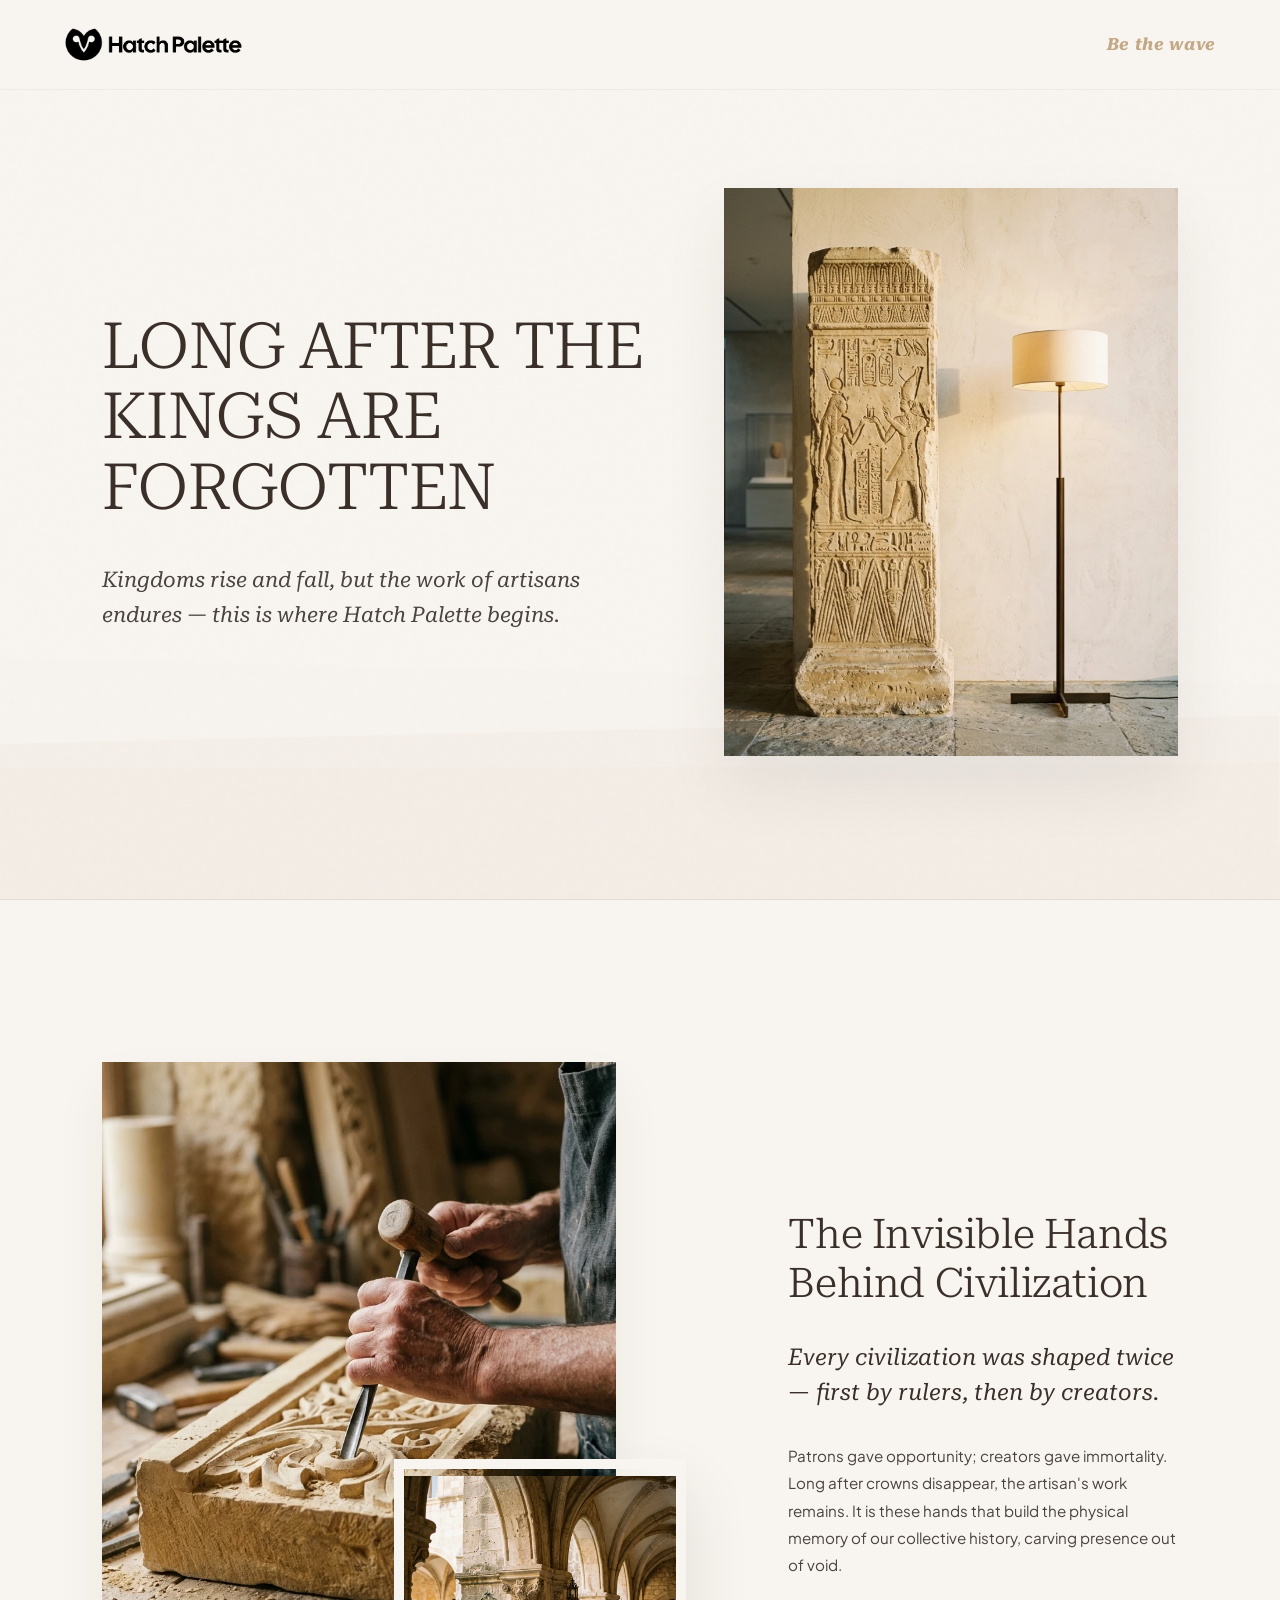
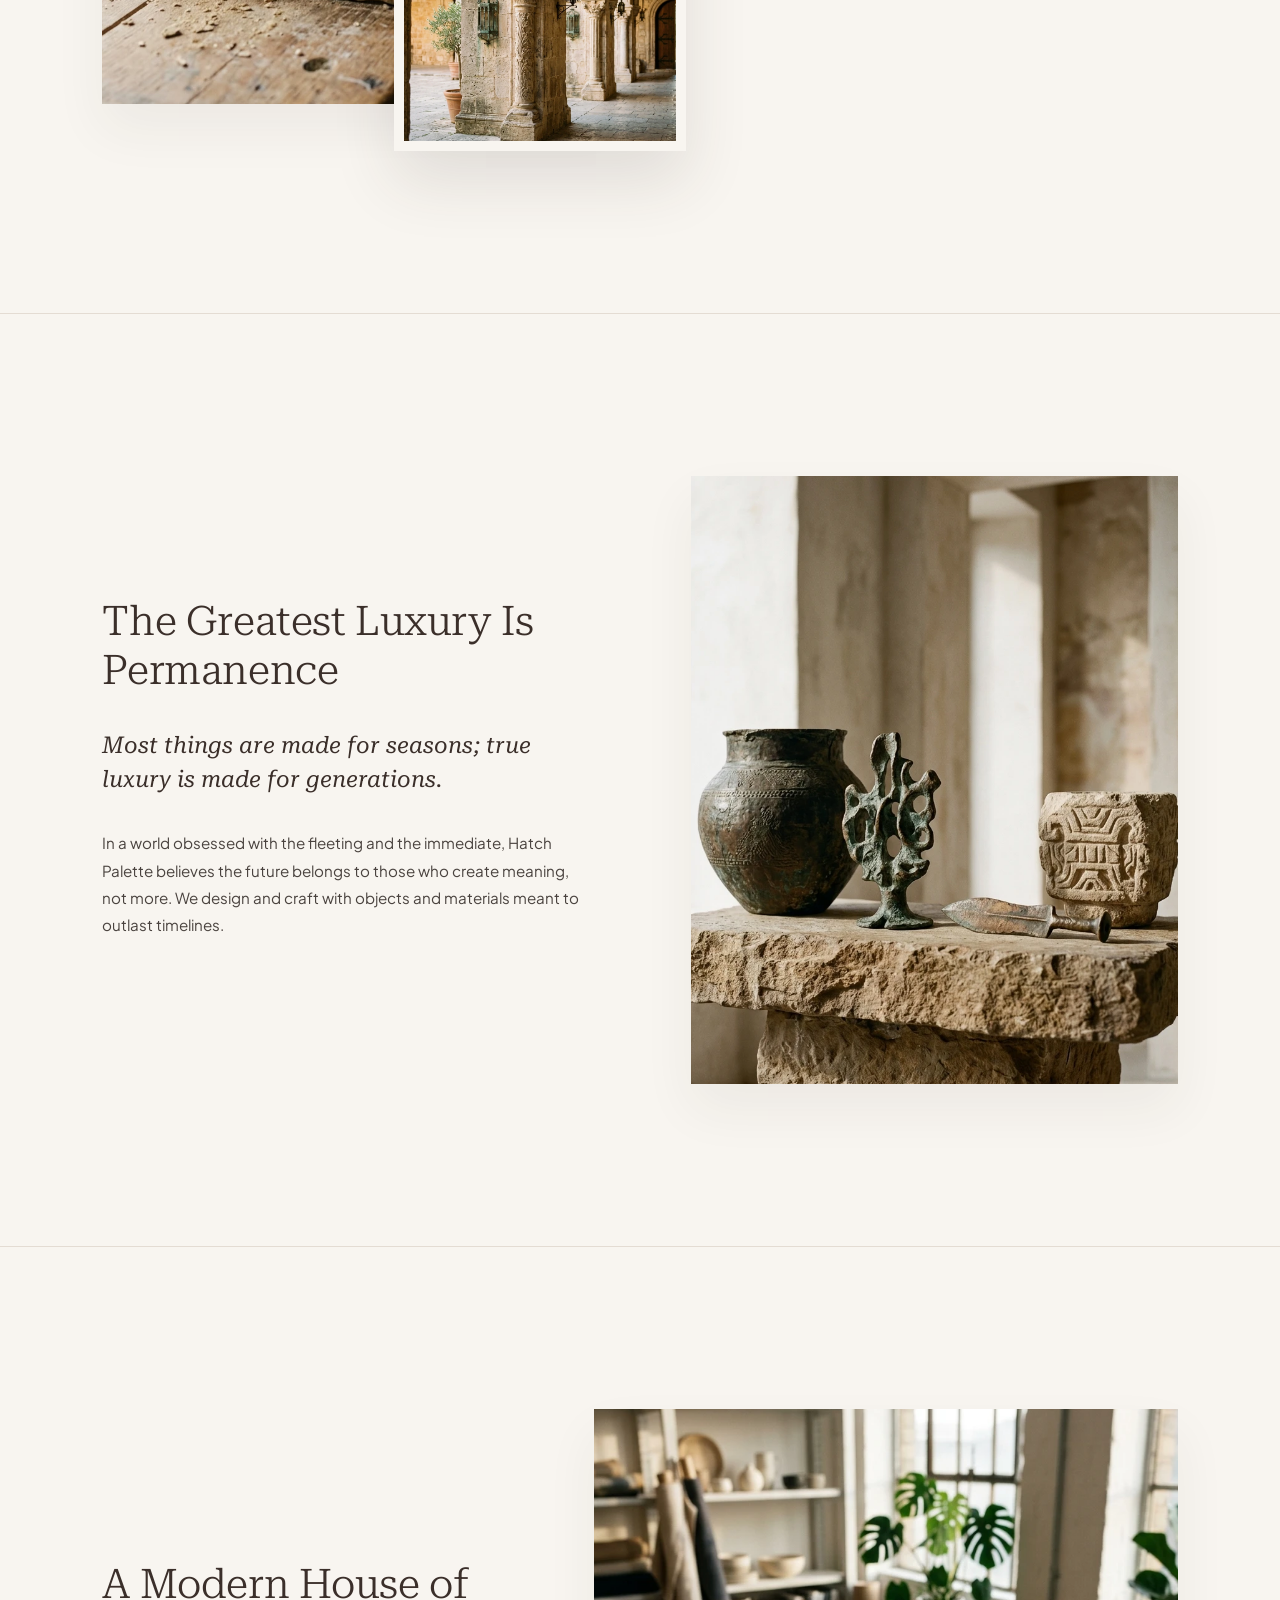
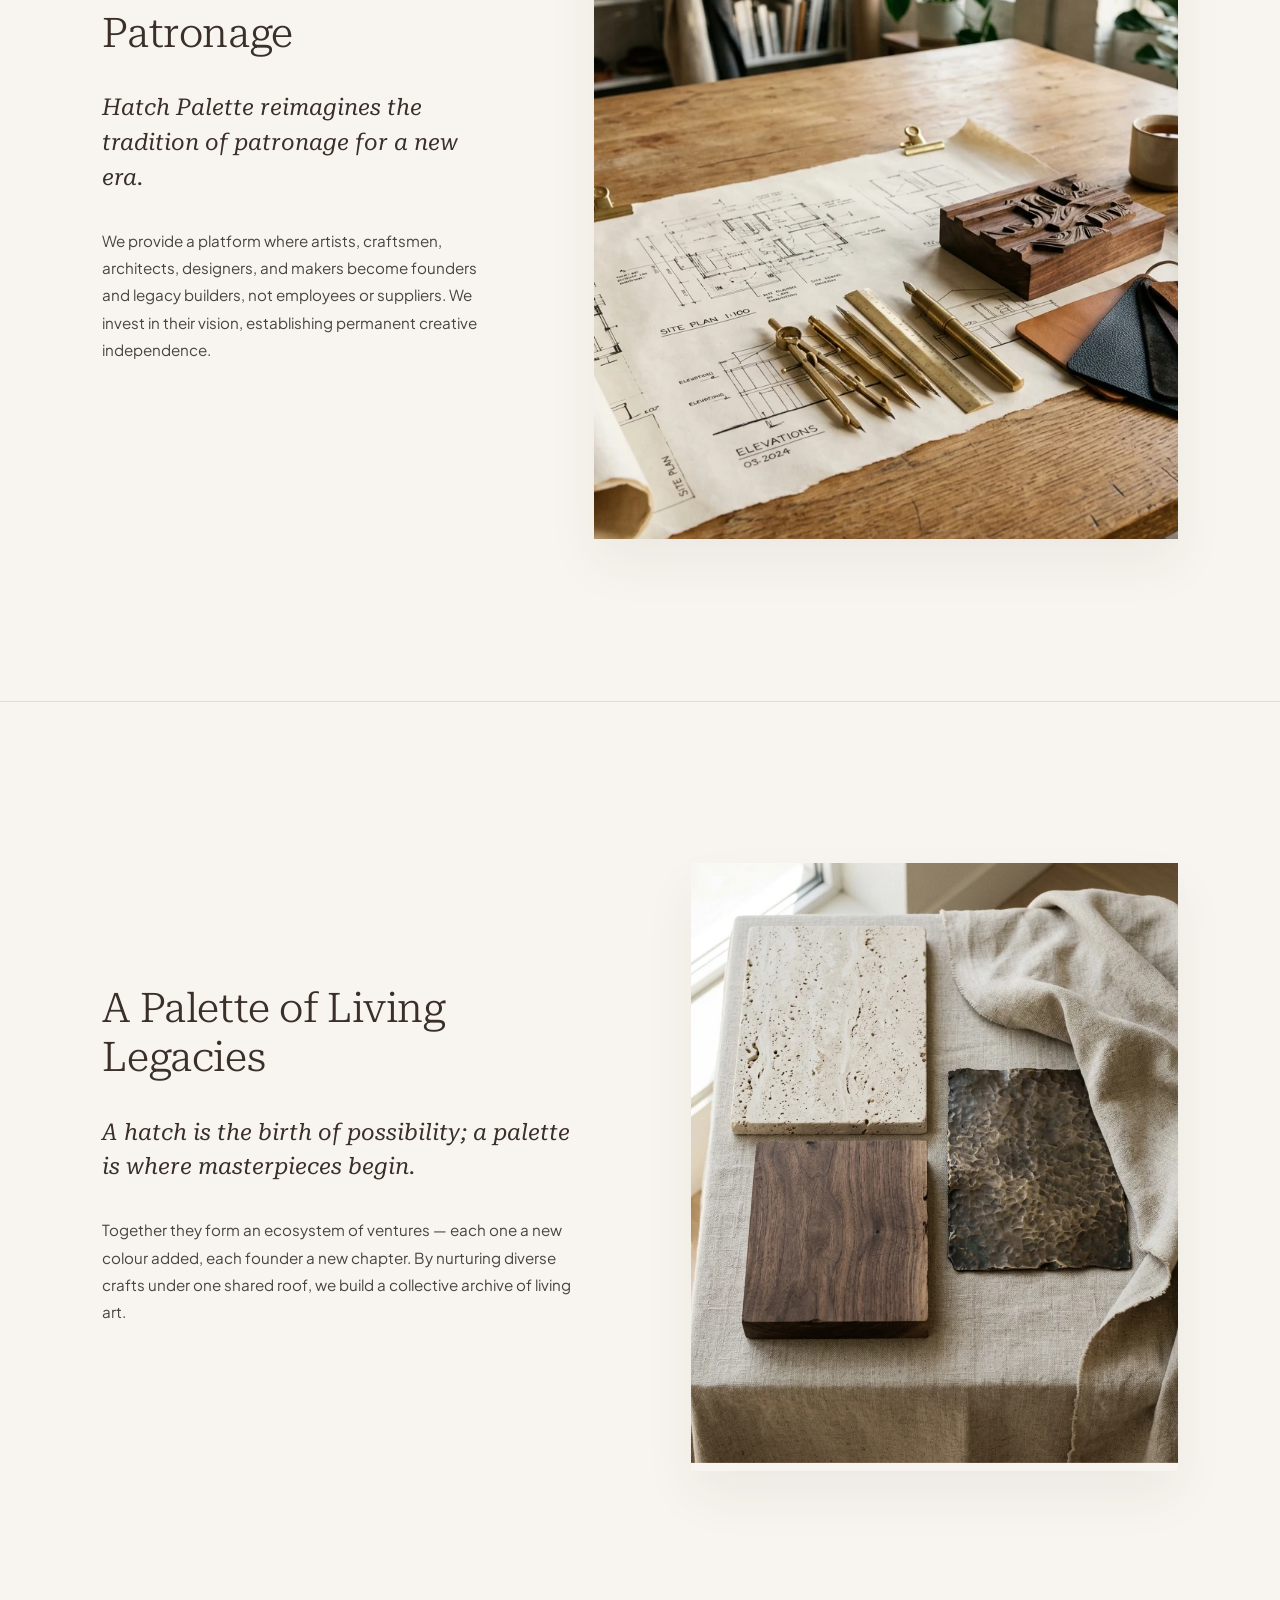
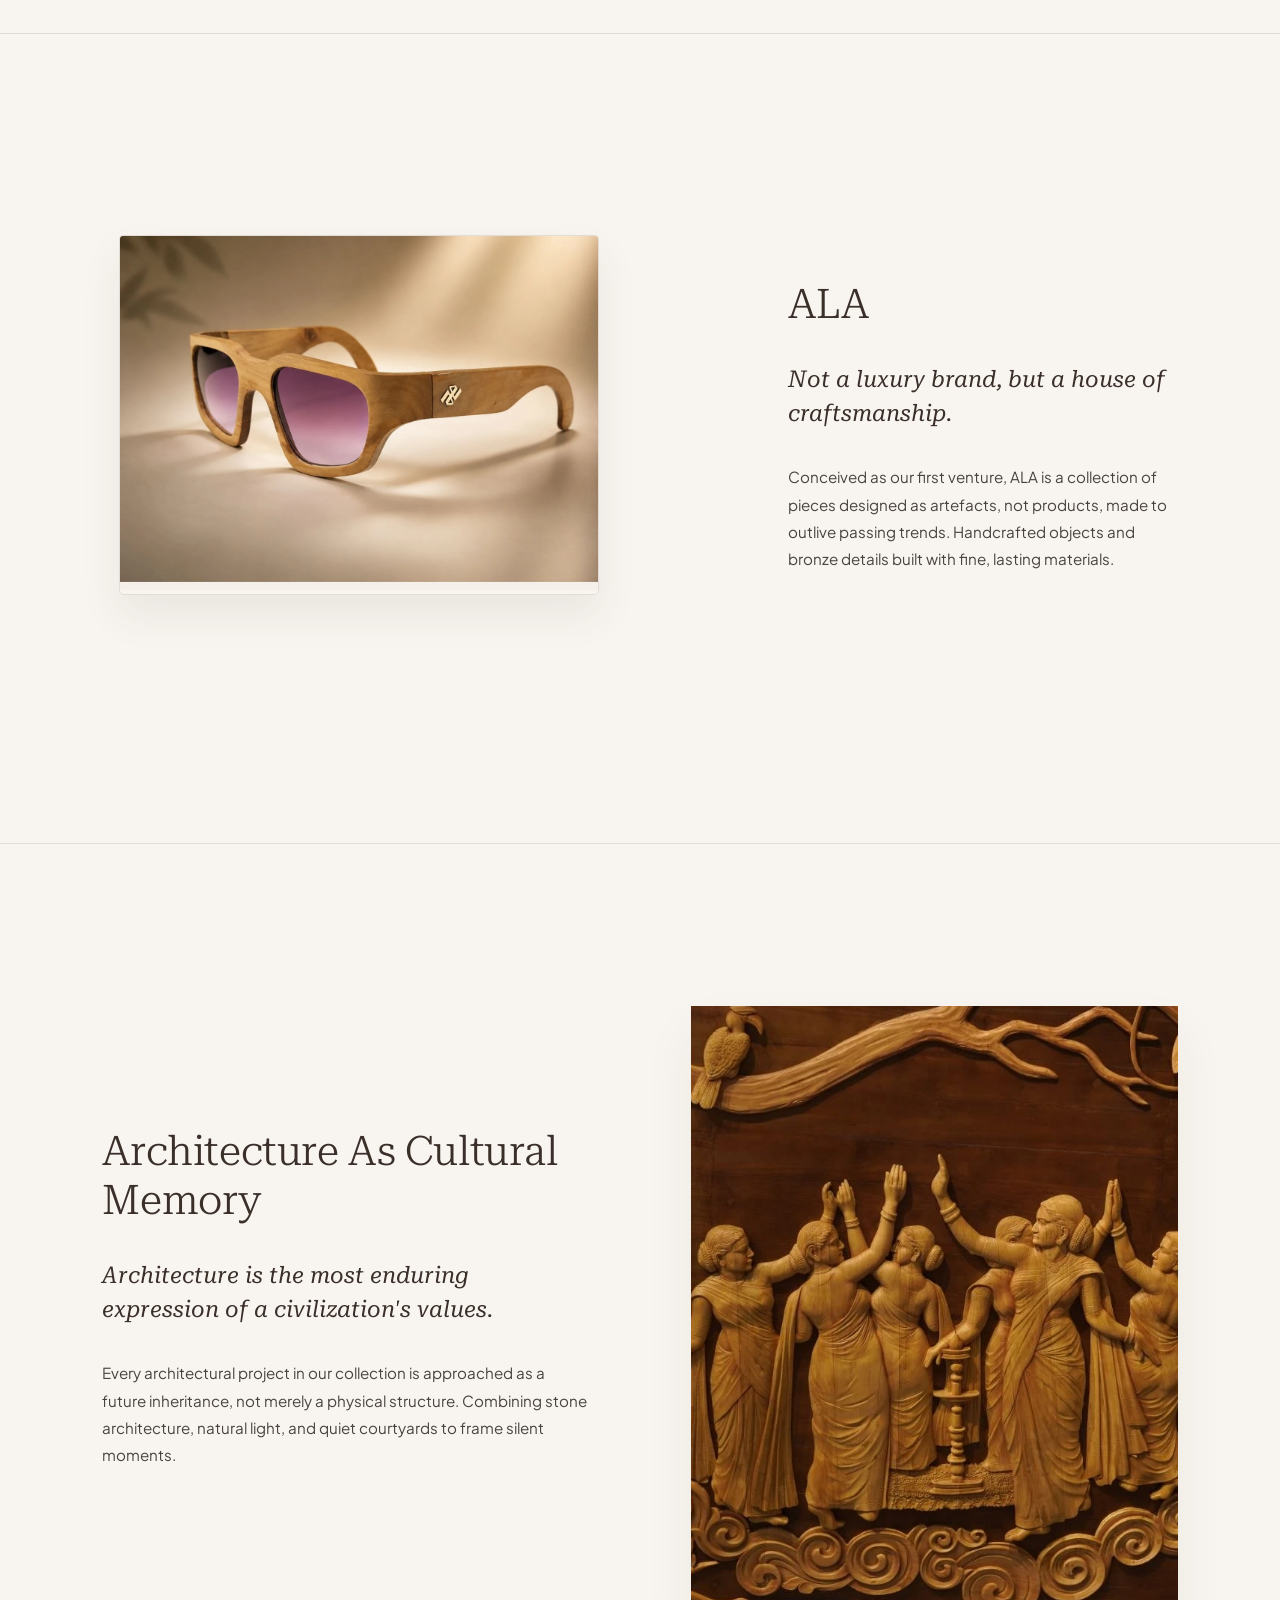
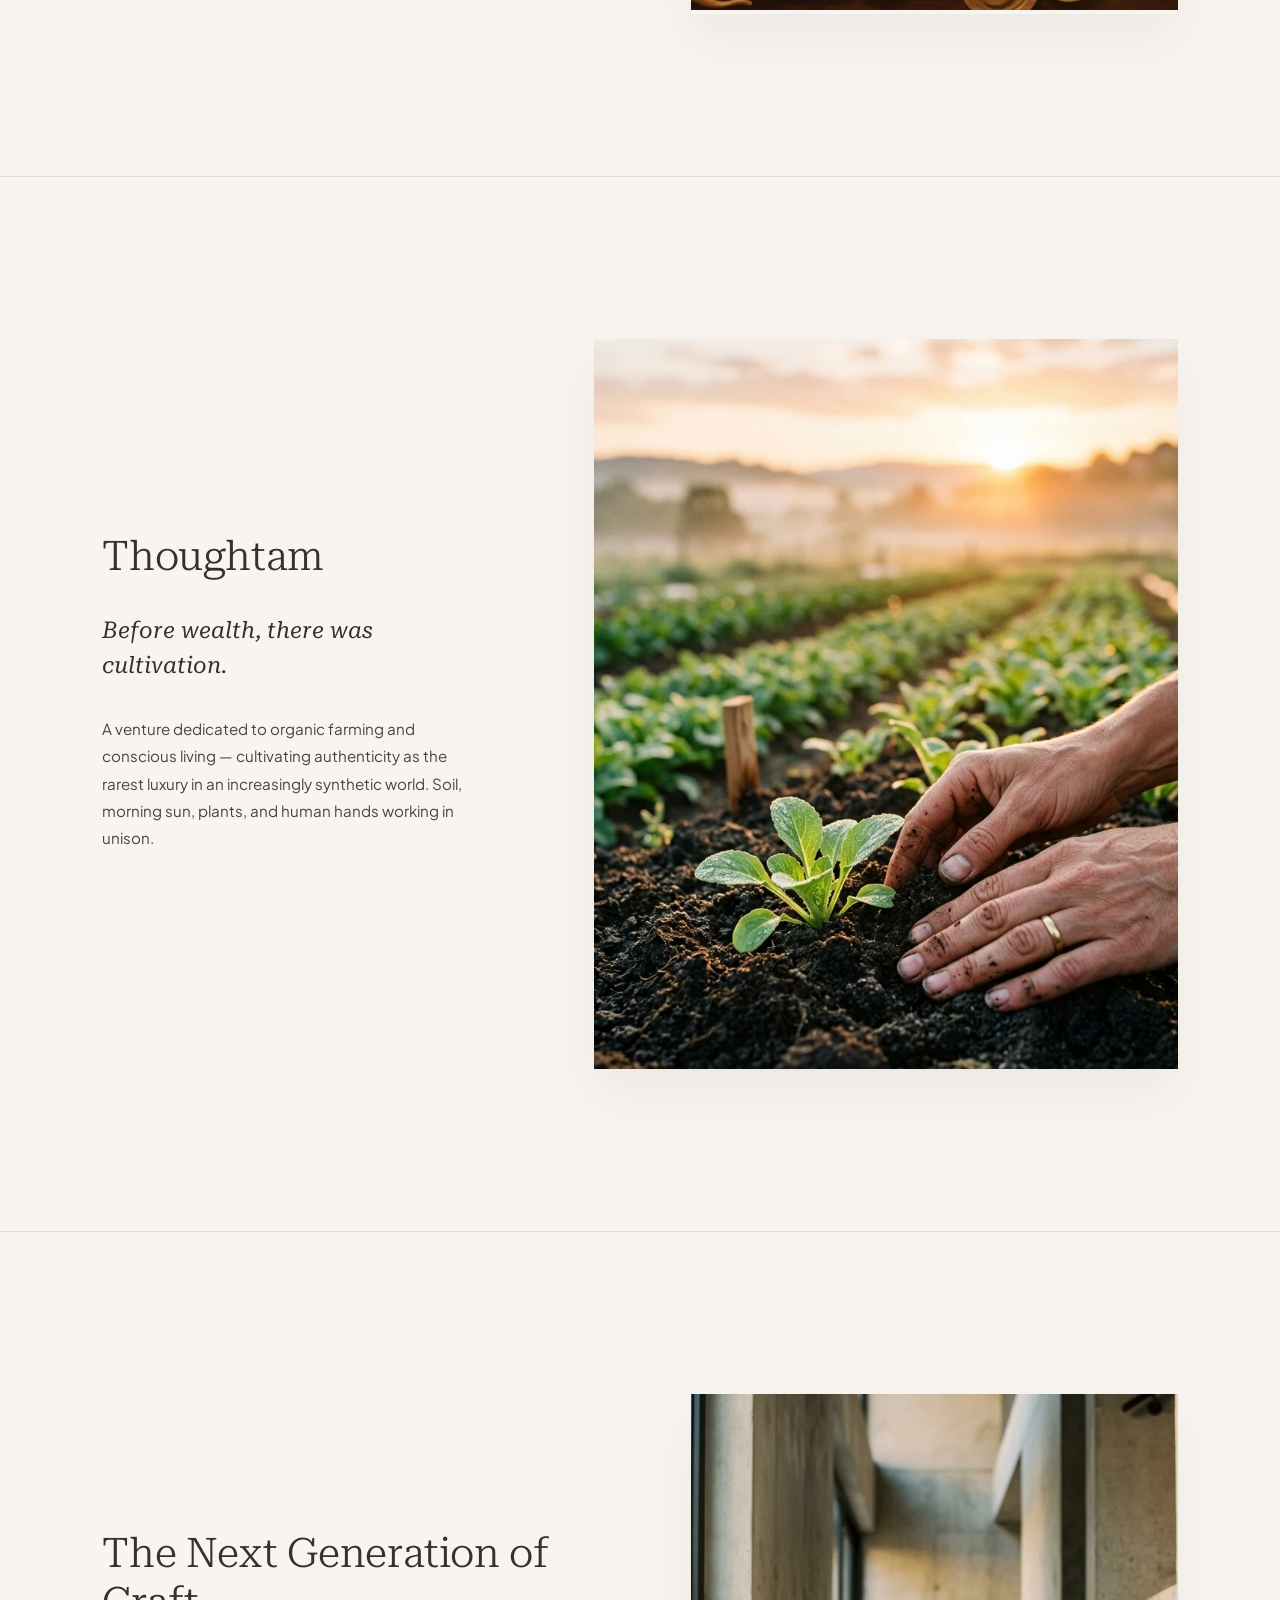
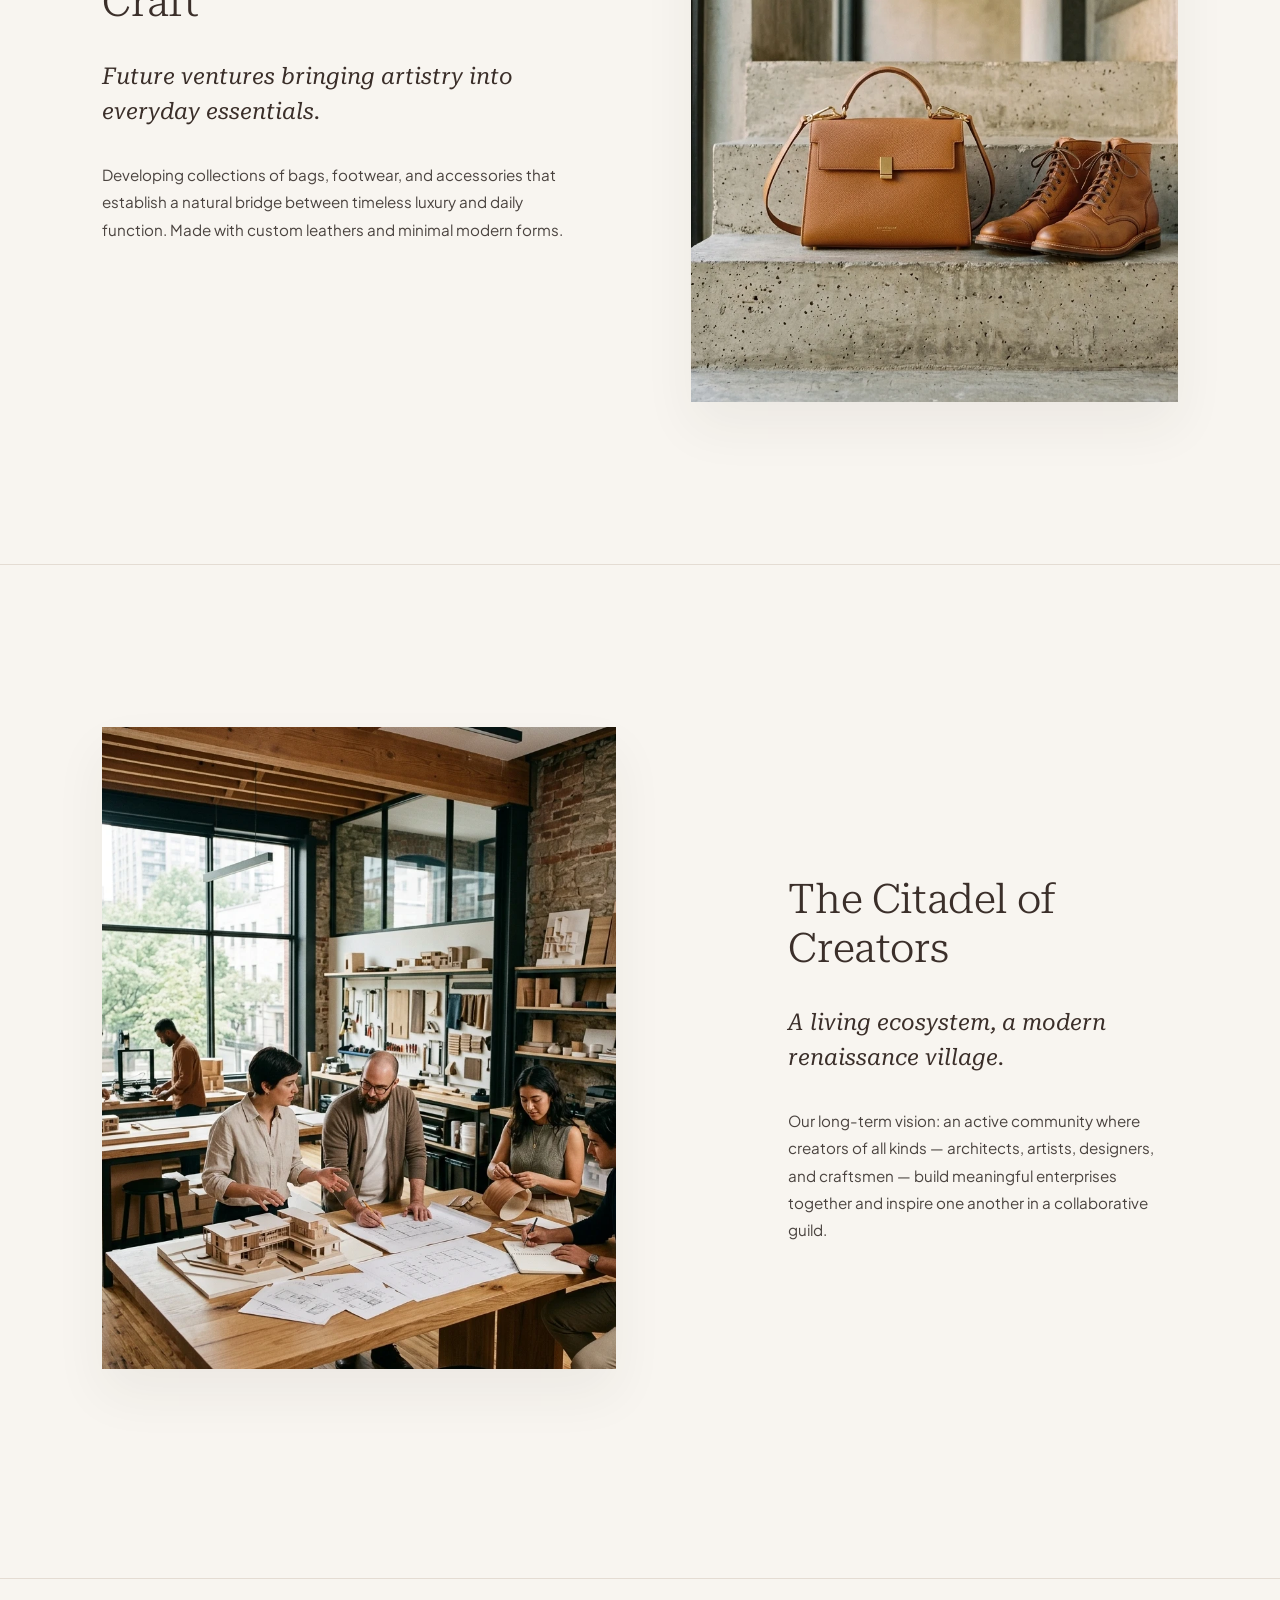
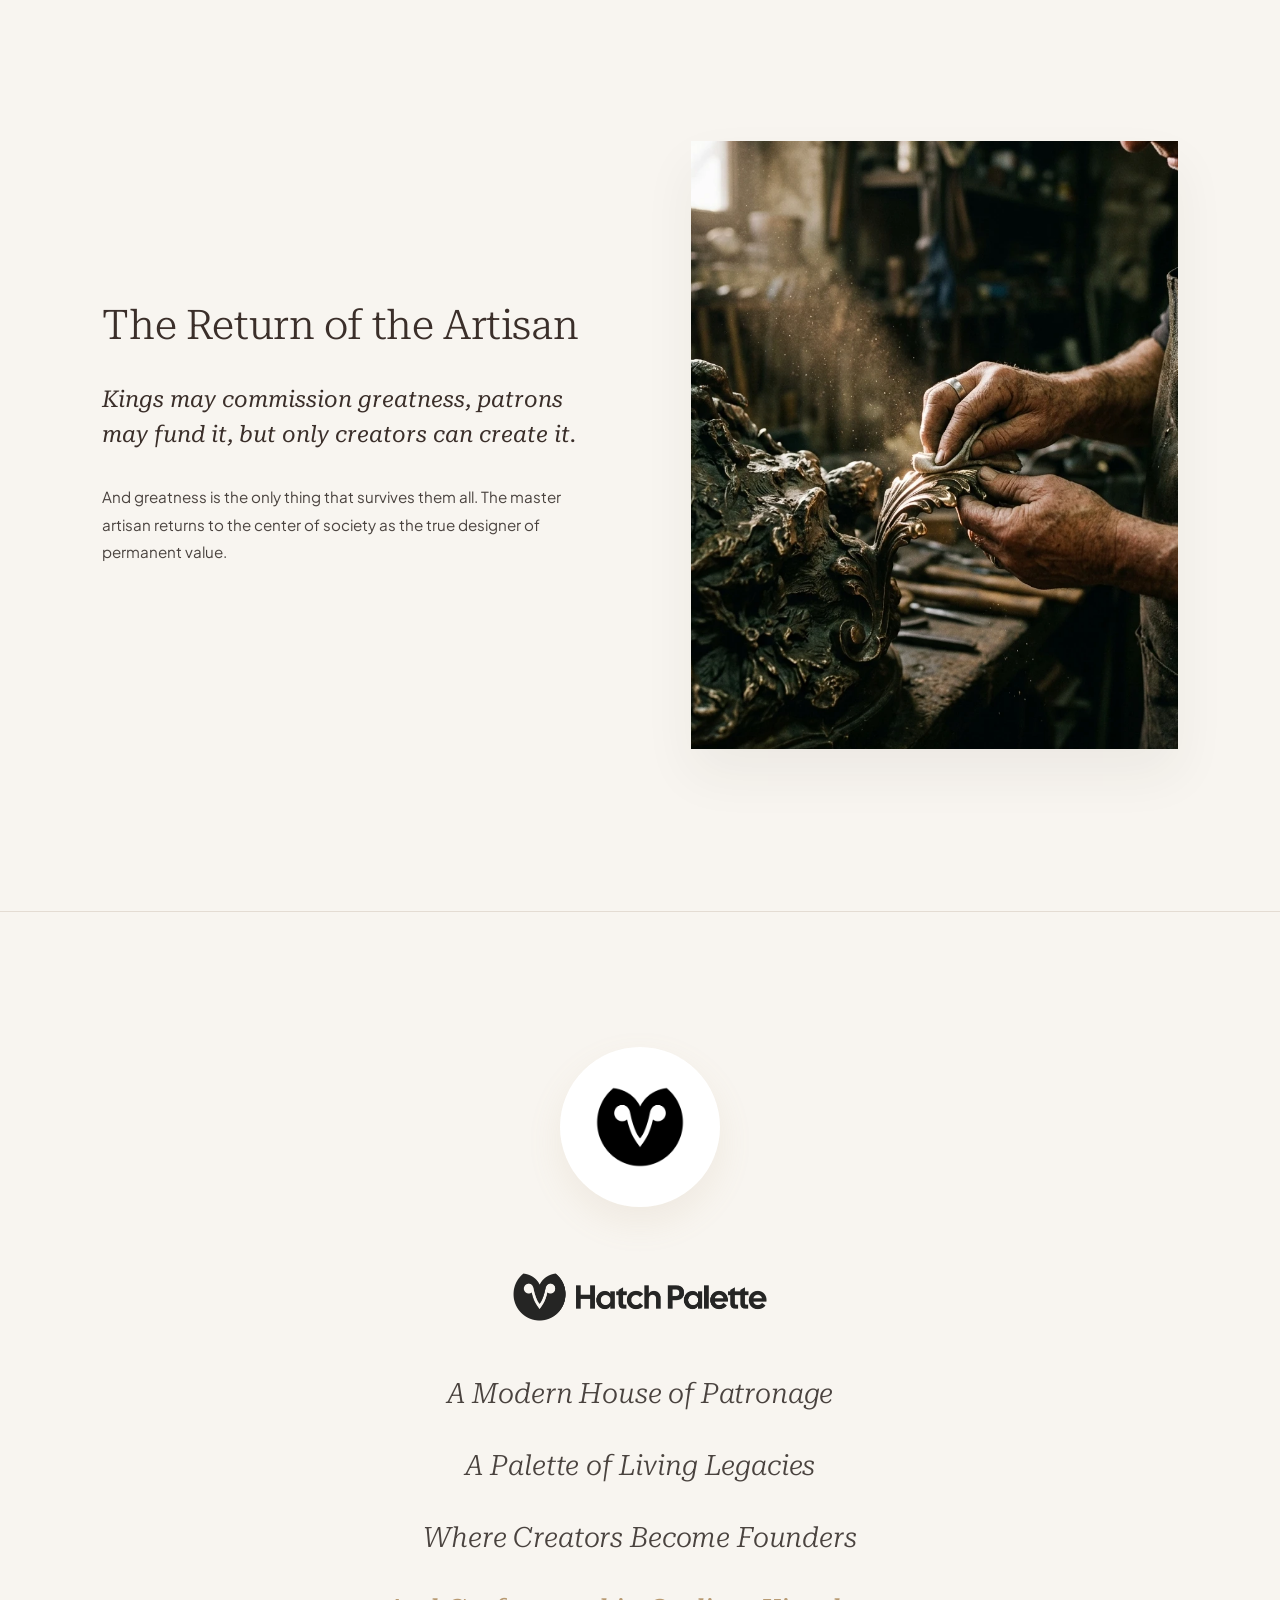
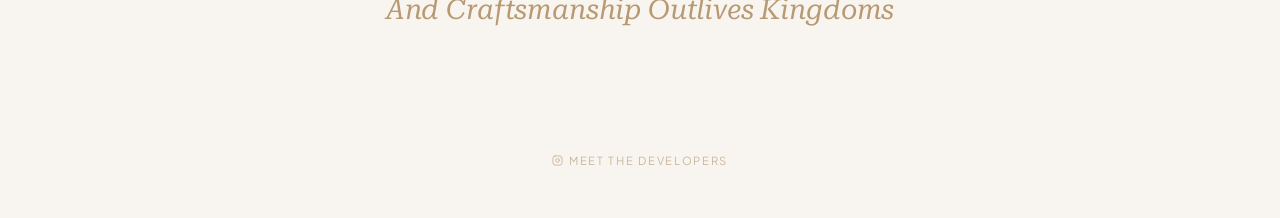
<file: index.html>
<!DOCTYPE html>
<html lang="en">

<head>
  <meta charset="UTF-8">
  <meta name="viewport" content="width=device-width, initial-scale=1.0">
  <meta name="theme-color" content="#F8F5F0">

  <!-- Primary SEO Meta Tags -->
  <title>Hatch Palette — A Modern House of Patronage</title>
  <meta name="title" content="Hatch Palette — A Modern House of Patronage">
  <meta name="description"
    content="Hatch Palette is a modern house of patronage that turns master craftsmen, architects, designers, and farmers into founders and brand owners of their own ventures.">
  <meta name="keywords"
    content="Hatch Palette, luxury patronage, craftsmanship, architecture, design, heritage, ALA, Thoughtam, artisan founders, luxury craft">
  <meta name="author" content="Hatch Palette">
  <meta name="robots" content="index, follow, max-image-preview:large, max-snippet:-1, max-video-preview:-1">
  <link rel="canonical" href="https://hatchpalette.com/">

  <!-- Favicon & Web Manifest -->
  <link rel="icon" type="image/webp" href="assets/hp_icon_dark.webp">
  <link rel="apple-touch-icon" href="assets/hp_icon_dark.webp">
  <link rel="manifest" href="site.webmanifest">

  <!-- Resource Performance Preloads & Preconnects -->
  <link rel="preconnect" href="https://fonts.googleapis.com">
  <link rel="preconnect" href="https://fonts.gstatic.com" crossorigin>
  <link rel="preload" as="image" href="assets/hero.webp" type="image/webp" fetchpriority="high">

  <!-- Open Graph / Social Media Meta Tags -->
  <meta property="og:locale" content="en_US">
  <meta property="og:type" content="website">
  <meta property="og:url" content="https://hatchpalette.com/">
  <meta property="og:title" content="Hatch Palette — A Modern House of Patronage">
  <meta property="og:description"
    content="Discover a modern house of patronage where master craftsmen, architects, and farmers become founders. Craftsmanship outlives kingdoms.">
  <meta property="og:image" content="https://hatchpalette.com/assets/hero.webp">
  <meta property="og:image:width" content="1200">
  <meta property="og:image:height" content="630">
  <meta property="og:image:alt" content="Hatch Palette — A Modern House of Patronage">
  <meta property="og:site_name" content="Hatch Palette">

  <!-- Twitter Card Meta Tags -->
  <meta name="twitter:card" content="summary_large_image">
  <meta name="twitter:url" content="https://hatchpalette.com/">
  <meta name="twitter:title" content="Hatch Palette — A Modern House of Patronage">
  <meta name="twitter:description"
    content="Discover a modern house of patronage where master craftsmen, architects, and farmers become founders.">
  <meta name="twitter:image" content="https://hatchpalette.com/assets/hero.webp">

  <!-- Google Fonts - Plus Jakarta Sans & Roboto Serif -->
  <link
    href="https://fonts.googleapis.com/css2?family=Plus+Jakarta+Sans:ital,wght@0,300;0,400;0,500;0,600;0,700;0,800;1,300;1,400;1,500;1,600;1,700;1,800&family=Roboto+Serif:ital,wght@0,300;0,400;0,500;0,600;1,300;1,400;1,500&display=swap"
    rel="stylesheet">

  <!-- Local Stylesheet -->
  <link rel="stylesheet" href="style.css">

  <!-- Organization & WebSite JSON-LD Structured Data Graph -->
  <script type="application/ld+json">
  {
    "@context": "https://schema.org",
    "@graph": [
      {
        "@type": "Organization",
        "@id": "https://hatchpalette.com/#organization",
        "name": "Hatch Palette",
        "alternateName": "Hatch Palette House of Patronage",
        "url": "https://hatchpalette.com/",
        "logo": {
          "@type": "ImageObject",
          "url": "https://hatchpalette.com/assets/hp_logo_dark_transparent.webp",
          "caption": "Hatch Palette Logo"
        },
        "description": "Hatch Palette is a modern house of patronage that turns master craftsmen, architects, designers, and farmers into founders and brand owners of their own ventures.",
        "sameAs": [
          "https://www.instagram.com/intellex.web?utm_source=ig_web_button_share_sheet&igsh=ZDNlZDc0MzIxNw=="
          /* TODO: Replace with official Twitter/X URL e.g., "https://twitter.com/YourHandle" */,
          /* TODO: Replace with official LinkedIn URL e.g., "https://www.linkedin.com/company/your-company" */
        ],
        "contactPoint": {
          "@type": "ContactPoint",
          "contactType": "customer support",
          "availableLanguage": ["English"]
          /* TODO: Add official phone e.g. "telephone": "+1-800-555-0199" */,
          /* TODO: Add official email e.g. "email": "contact@hatchpalette.com" */
        },
        "address": {
          "@type": "PostalAddress",
          "addressLocality": "Kolkata",
          "addressRegion": "West Bengal",
          "addressCountry": "IN"
        }
      },
      {
        "@type": "WebSite",
        "@id": "https://hatchpalette.com/#website",
        "url": "https://hatchpalette.com/",
        "name": "Hatch Palette",
        "description": "A Modern House of Patronage where craftsmanship outlives kingdoms.",
        "publisher": {
          "@id": "https://hatchpalette.com/#organization"
        },
        "inLanguage": "en-US"
      }
    ]
  }
  </script>
</head>

<body>

  <!-- ==========================================
       LUXURIOUS APPLE-INSPIRED LAUNCH SYSTEM OVERLAY
       ========================================== -->
  <div id="launch-screen" class="launch-screen" aria-live="polite">
    <!-- Animated Ambient Gradient Background -->
    <div class="launch-gradient-bg"></div>

    <!-- Floating Canvas Particles -->
    <canvas id="launch-particle-canvas"></canvas>

    <!-- Subtle Glow Orbs -->
    <div class="launch-glow-orbs" aria-hidden="true">
      <div class="glow-orb orb-gold"></div>
      <div class="glow-orb orb-obsidian"></div>
      <div class="glow-orb orb-sand"></div>
    </div>

    <!-- Glassmorphism Card Container -->
    <div class="launch-card-wrapper">
      <div class="launch-glass-card">

        <!-- Header: Logo & Pulsing Status Badge -->
        <div class="launch-header">
          <div class="launch-logo-container">
            <img src="assets/hp_logo_dark_transparent.webp" alt="Hatch Palette Logo" class="launch-logo-img" width="180" height="48" fetchpriority="high">
          </div>
          <div class="launch-status-pill">
            <span class="pulse-dot"></span>
            <span class="status-text">LAUNCHING SOON</span>
          </div>
        </div>

        <div class="launch-typography">
          <h2 class="launch-headline">Some Stories Can't Be Rushed</h2>
        </div>

        <!-- STATE 1: Live Countdown View -->
        <div id="launch-countdown-view" class="launch-countdown-view">
          <div class="countdown-grid" role="timer" aria-label="Time until website launch">
            <div class="countdown-box">
              <div class="countdown-val-wrap">
                <span id="cd-days" class="countdown-val">00</span>
              </div>
              <span class="countdown-unit-label">DAYS</span>
            </div>
            <div class="countdown-separator">:</div>
            <div class="countdown-box">
              <div class="countdown-val-wrap">
                <span id="cd-hours" class="countdown-val">00</span>
              </div>
              <span class="countdown-unit-label">HOURS</span>
            </div>
            <div class="countdown-separator">:</div>
            <div class="countdown-box">
              <div class="countdown-val-wrap">
                <span id="cd-minutes" class="countdown-val">00</span>
              </div>
              <span class="countdown-unit-label">MINUTES</span>
            </div>
            <div class="countdown-separator">:</div>
            <div class="countdown-box">
              <div class="countdown-val-wrap">
                <span id="cd-seconds" class="countdown-val">00</span>
              </div>
              <span class="countdown-unit-label">SECONDS</span>
            </div>
          </div>
        </div>

        <!-- STATE 2: Launching Animation View (shown during transition) -->
        <div id="launch-revealing-view" class="launch-revealing-view" style="display: none;">
          <div class="launching-orb-ring">
            <div class="ring-pulse"></div>
            <img src="assets/hp_icon_dark.webp" alt="Hatch Palette Emblem" class="ring-emblem" width="42" height="42" loading="lazy" decoding="async">
          </div>
          <h2 class="launching-text">UNVEILING HATCH PALETTE</h2>
          <p class="launching-subtext">Preparing your bespoke experience...</p>
        </div>

      </div>
    </div>
  </div>

  <!-- ==========================================
       WRAPPED EXISTING WEBSITE CONTAINER (#website-content)
       ========================================== -->
  <div id="website-content" class="website-content-container">

    <!-- Background Canvas for Subtle Sandy Wind Wave Animation -->
    <canvas id="bg-wave-canvas"></canvas>

    <!-- Ambient tactile noise filter -->
    <div class="ambient-noise" aria-hidden="true"></div>

    <!-- Elegant Minimal Header -->
    <header class="site-header" id="site-header">
      <div class="header-container">
        <a href="#" class="logo" id="logo-wordmark" aria-label="Hatch Palette Home">
          <img src="assets/hp_logo_dark_transparent.webp" alt="Hatch Palette Logo" class="logo-image" width="160" height="42">
        </a>

        <span class="header-tagline serif-text">Be the wave</span>
      </div>
    </header>

    <!-- Fixed Side ScrollSpy Progress Indicator -->
    <nav class="side-navigation" aria-label="Story Chapters">
      <ul class="nav-list">
        <li class="nav-item"><a href="#hero-section" class="nav-link active"><span class="nav-num">01</span><span
              class="nav-label">Introduction</span></a></li>
        <li class="nav-item"><a href="#invisible-hands" class="nav-link"><span class="nav-num">02</span><span
              class="nav-label">The Hands</span></a></li>
        <li class="nav-item"><a href="#greatest-luxury" class="nav-link"><span class="nav-num">03</span><span
              class="nav-label">Permanence</span></a></li>
        <li class="nav-item"><a href="#modern-patronage" class="nav-link"><span class="nav-num">04</span><span
              class="nav-label">Patronage</span></a></li>
        <li class="nav-item"><a href="#palette-legacies" class="nav-link"><span class="nav-num">05</span><span
              class="nav-label">The Palette</span></a></li>
        <li class="nav-item"><a href="#ala-venture" class="nav-link"><span class="nav-num">06</span><span
              class="nav-label">ALA</span></a></li>
        <li class="nav-item"><a href="#architecture-memory" class="nav-link"><span class="nav-num">07</span><span
              class="nav-label">Architecture</span></a></li>
        <li class="nav-item"><a href="#thoughtam-venture" class="nav-link"><span class="nav-num">08</span><span
              class="nav-label">Thoughtam</span></a></li>
        <li class="nav-item"><a href="#next-gen-craft" class="nav-link"><span class="nav-num">09</span><span
              class="nav-label">Next Gen Craft</span></a></li>
        <li class="nav-item"><a href="#citadel-creators" class="nav-link"><span class="nav-num">10</span><span
              class="nav-label">Citadel</span></a></li>
        <li class="nav-item"><a href="#return-artisan" class="nav-link"><span class="nav-num">11</span><span
              class="nav-label">The Artisan</span></a></li>
        <li class="nav-item"><a href="#final-statement" class="nav-link"><span class="nav-num">12</span><span
              class="nav-label">Final Statement</span></a></li>
      </ul>
    </nav>

    <!-- Main Story Content -->
    <main class="main-content" id="main-content">

      <!-- SECTION 1: HERO -->
      <section class="section hero-section reveal-element" id="hero-section">
        <div class="hero-layout">
          <div class="hero-text">
            <h1 class="hero-headline serif-text fade-up-delay-2">LONG AFTER THE KINGS ARE FORGOTTEN</h1>
            <p class="hero-subtext fade-up-delay-3">Kingdoms rise and fall, but the work of artisans endures — this is
              where Hatch Palette begins.</p>
          </div>
          <div class="hero-image-container parallax-image" data-speed="0.05">
            <img src="assets/hero.webp" alt="Ancient carved stone pillar beside a bronze lamp in soft sunlight"
              class="hero-image" width="1200" height="800" fetchpriority="high" decoding="async">
          </div>
        </div>
      </section>

      <!-- SECTION 2: THE INVISIBLE HANDS BEHIND CIVILIZATION -->
      <section class="section normal-section reveal-element" id="invisible-hands">
        <div class="editorial-grid type-asymmetric-left">
          <div class="grid-images">
            <div class="main-img-wrapper parallax-image" data-speed="-0.03">
              <img src="assets/artisan_carving.webp" alt="Master artisan carving stone by hand"
                class="editorial-image main-image" loading="lazy" decoding="async" width="800" height="600">
            </div>
            <div class="secondary-img-wrapper parallax-image" data-speed="0.04">
              <img src="assets/ancient_architecture.webp" alt="Ancient carved stone architectural relief details"
                class="editorial-image secondary-image" loading="lazy" decoding="async" width="600" height="450">
            </div>
          </div>
          <div class="grid-text-block">
            <h2 class="section-title serif-text">The Invisible Hands Behind Civilization</h2>
            <p class="serif-intro">Every civilization was shaped twice — first by rulers, then by creators.</p>
            <p class="body-text">Patrons gave opportunity; creators gave immortality. Long after crowns disappear, the
              artisan's work remains. It is these hands that build the physical memory of our collective history,
              carving
              presence out of void.</p>
          </div>
        </div>
      </section>

      <!-- SECTION 3: THE GREATEST LUXURY IS PERMANENCE -->
      <section class="section normal-section reveal-element" id="greatest-luxury">
        <div class="editorial-grid type-split-equal">
          <div class="grid-text-block">
            <h2 class="section-title serif-text">The Greatest Luxury Is Permanence</h2>
            <p class="serif-intro">Most things are made for seasons; true luxury is made for generations.</p>
            <p class="body-text">In a world obsessed with the fleeting and the immediate, Hatch Palette believes the
              future belongs to those who create meaning, not more. We design and craft with objects and materials meant
              to outlast timelines.</p>
          </div>
          <div class="grid-images single-image-layout">
            <div class="main-img-wrapper parallax-image" data-speed="0.03">
              <img src="assets/heirloom_pedestal.webp" alt="Luxury heirloom objects on stone pedestal"
                class="editorial-image large-single-image" loading="lazy" decoding="async" width="800" height="600">
            </div>
          </div>
        </div>
      </section>

      <!-- SECTION 4: A MODERN HOUSE OF PATRONAGE -->
      <section class="section normal-section reveal-element" id="modern-patronage">
        <div class="editorial-grid type-asymmetric-right">
          <div class="grid-images single-image-layout">
            <div class="main-img-wrapper parallax-image" data-speed="-0.02">
              <img src="assets/modern_workshop.webp" alt="Modern artisan workshop with sketches and tools"
                class="editorial-image large-single-image" loading="lazy" decoding="async" width="800" height="600">
            </div>
          </div>
          <div class="grid-text-block">
            <h2 class="section-title serif-text">A Modern House of Patronage</h2>
            <p class="serif-intro">Hatch Palette reimagines the tradition of patronage for a new era.</p>
            <p class="body-text">We provide a platform where artists, craftsmen, architects, designers, and makers
              become
              founders and legacy builders, not employees or suppliers. We invest in their vision, establishing
              permanent
              creative independence.</p>
          </div>
        </div>
      </section>

      <!-- SECTION 5: A PALETTE OF LIVING LEGACIES -->
      <section class="section normal-section reveal-element" id="palette-legacies">
        <div class="editorial-grid type-split-equal">
          <div class="grid-text-block">
            <h2 class="section-title serif-text">A Palette of Living Legacies</h2>
            <p class="serif-intro">A hatch is the birth of possibility; a palette is where masterpieces begin.</p>
            <p class="body-text">Together they form an ecosystem of ventures — each one a new colour added, each founder
              a
              new chapter. By nurturing diverse crafts under one shared roof, we build a collective archive of living
              art.
            </p>
          </div>
          <div class="grid-images single-image-layout">
            <div class="main-img-wrapper parallax-image" data-speed="0.04">
              <img src="assets/textures_palette.webp" alt="Artistic palette of natural craft textures and raw materials"
                class="editorial-image large-single-image" loading="lazy" decoding="async" width="800" height="600">
            </div>
          </div>
        </div>
      </section>

      <!-- SECTION 6: ALA -->
      <section class="section normal-section reveal-element" id="ala-venture">
        <div class="editorial-grid type-asymmetric-left">
          <div class="grid-images single-image-layout">
            <div class="main-img-wrapper parallax-image" data-speed="-0.04">
              <img src="assets/ala pic 2.webp" alt="ALA handcrafted wooden eyewear artefact"
                class="editorial-image large-single-image" loading="lazy" decoding="async" width="800" height="600">
            </div>
          </div>
          <div class="grid-text-block">
            <h2 class="section-title serif-text">ALA</h2>
            <p class="serif-intro">Not a luxury brand, but a house of craftsmanship.</p>
            <p class="body-text">Conceived as our first venture, ALA is a collection of pieces designed as artefacts,
              not
              products, made to outlive passing trends. Handcrafted objects and bronze details built with fine, lasting
              materials.</p>
          </div>
        </div>
      </section>

      <!-- SECTION 7: ARCHITECTURE AS CULTURAL MEMORY -->
      <section class="section normal-section reveal-element" id="architecture-memory">
        <div class="editorial-grid type-split-equal">
          <div class="grid-text-block">
            <h2 class="section-title serif-text">Architecture As Cultural Memory</h2>
            <p class="serif-intro">Architecture is the most enduring expression of a civilization's values.</p>
            <p class="body-text">Every architectural project in our collection is approached as a future inheritance,
              not
              merely a physical structure. Combining stone architecture, natural light, and quiet courtyards to frame
              silent moments.</p>
          </div>
          <div class="grid-images single-image-layout">
            <div class="main-img-wrapper parallax-image" data-speed="0.03">
              <img src="assets/wood_carving.webp" alt="Timeless wooden relief carving of figures"
                class="editorial-image large-single-image" loading="lazy" decoding="async" width="800" height="600">
            </div>
          </div>
        </div>
      </section>

      <!-- SECTION 8: THOUGHTAM -->
      <section class="section normal-section reveal-element" id="thoughtam-venture">
        <div class="editorial-grid type-asymmetric-right">
          <div class="grid-images single-image-layout">
            <div class="main-img-wrapper parallax-image" data-speed="-0.03">
              <img src="assets/thoughtam_farm.webp" alt="Organic farming landscape at morning sunlight"
                class="editorial-image large-single-image" loading="lazy" decoding="async" width="800" height="600">
            </div>
          </div>
          <div class="grid-text-block">
            <h2 class="section-title serif-text">Thoughtam</h2>
            <p class="serif-intro">Before wealth, there was cultivation.</p>
            <p class="body-text">A venture dedicated to organic farming and conscious living — cultivating authenticity
              as
              the rarest luxury in an increasingly synthetic world. Soil, morning sun, plants, and human hands working
              in
              unison.</p>
          </div>
        </div>
      </section>

      <!-- SECTION 9: THE NEXT GENERATION OF CRAFT -->
      <section class="section normal-section reveal-element" id="next-gen-craft">
        <div class="editorial-grid type-split-equal">
          <div class="grid-text-block">
            <h2 class="section-title serif-text">The Next Generation of Craft</h2>
            <p class="serif-intro">Future ventures bringing artistry into everyday essentials.</p>
            <p class="body-text">Developing collections of bags, footwear, and accessories that establish a natural
              bridge
              between timeless luxury and daily function. Made with custom leathers and minimal modern forms.</p>
          </div>
          <div class="grid-images single-image-layout">
            <div class="main-img-wrapper parallax-image" data-speed="0.02">
              <img src="assets/lifestyle_products.webp" alt="Handcrafted luxury leather lifestyle accessories"
                class="editorial-image large-single-image" loading="lazy" decoding="async" width="800" height="600">
            </div>
          </div>
        </div>
      </section>

      <!-- SECTION 10: THE CITADEL OF CREATORS -->
      <section class="section normal-section reveal-element" id="citadel-creators">
        <div class="editorial-grid type-asymmetric-left">
          <div class="grid-images single-image-layout">
            <div class="main-img-wrapper parallax-image" data-speed="-0.02">
              <img src="assets/citadel_creators.webp" alt="Citadel of Creators collaborative artisan studio and workshop"
                class="editorial-image large-single-image" loading="lazy" decoding="async" width="800" height="600">
            </div>
          </div>
          <div class="grid-text-block">
            <h2 class="section-title serif-text">The Citadel of Creators</h2>
            <p class="serif-intro">A living ecosystem, a modern renaissance village.</p>
            <p class="body-text">Our long-term vision: an active community where creators of all kinds — architects,
              artists, designers, and craftsmen — build meaningful enterprises together and inspire one another in a
              collaborative guild.</p>
          </div>
        </div>
      </section>

      <!-- SECTION 11: THE RETURN OF THE ARTISAN -->
      <section class="section normal-section reveal-element" id="return-artisan">
        <div class="editorial-grid type-split-equal">
          <div class="grid-text-block">
            <h2 class="section-title serif-text">The Return of the Artisan</h2>
            <p class="serif-intro">Kings may commission greatness, patrons may fund it, but only creators can create it.
            </p>
            <p class="body-text">And greatness is the only thing that survives them all. The master artisan returns to
              the
              center of society as the true designer of permanent value.</p>
          </div>
          <div class="grid-images single-image-layout">
            <div class="main-img-wrapper parallax-image" data-speed="0.04">
              <img src="assets/artisan_finishing.webp" alt="Master artisan finishing a bronze masterpiece"
                class="editorial-image large-single-image" loading="lazy" decoding="async" width="800" height="600">
            </div>
          </div>
        </div>
      </section>

      <!-- SECTION 12: FINAL STATEMENT & INQUIRY -->
      <section class="section final-section reveal-element" id="final-statement">
        <div class="final-layout">
          <div class="final-image-container">
            <img src="assets/hp_icon_dark.webp" alt="Hatch Palette heritage emblem icon" class="final-emblem-image" loading="lazy" decoding="async" width="80" height="80">
          </div>
          <div class="final-text">
            <div class="final-logo-container">
              <img src="assets/hp_logo_dark_transparent.webp" alt="Hatch Palette logo" class="final-logo-image" loading="lazy" decoding="async" width="160" height="42">
            </div>
            <ul class="manifesto-lines serif-text">
              <li>A Modern House of Patronage</li>
              <li>A Palette of Living Legacies</li>
              <li>Where Creators Become Founders</li>
              <li>And Craftsmanship Outlives Kingdoms</li>
            </ul>


            <footer class="footer-bottom">
              <p class="dev-credits"><a
                  href="https://www.instagram.com/intellex.web?utm_source=ig_web_button_share_sheet&igsh=ZDNlZDc0MzIxNw=="
                  target="_blank" rel="noopener noreferrer" class="developer-link"><svg
                    xmlns="http://www.w3.org/2000/svg" width="12" height="12" viewBox="0 0 24 24" fill="none"
                    stroke="currentColor" stroke-width="2" stroke-linecap="round" stroke-linejoin="round"
                    class="instagram-icon">
                    <rect x="2" y="2" width="20" height="20" rx="5" ry="5"></rect>
                    <path d="M16 11.37A4 4 0 1 1 12.63 8 4 4 0 0 1 16 11.37z"></path>
                    <line x1="17.5" y1="6.5" x2="17.51" y2="6.5"></line>
                  </svg>Meet the Developers</a></p>
            </footer>
          </div>
        </div>
      </section>

    </main>
  </div> <!-- /#website-content -->

  <!-- Local Script -->
  <script src="main.js"></script>
</body>

</html>
</file>
<file: style.css>
/* ==========================================================================
   Hatch Palette — Premium Design System & Stylesheet
   ========================================================================== */

/* Design Tokens & Custom Properties */
:root {
  /* Color Palette */
  --bg-primary: #F8F5F0;
  /* Warm Off White */
  --bg-secondary: #F5F1EA;
  /* Soft Ivory */
  --accent-sand: #DCC9AE;
  /* Light Sand */
  --accent-stone: #CBB79D;
  /* Warm Stone */
  --accent-bronze: #B89A72;
  /* Muted Bronze */
  --text-primary: #3B2F2A;
  /* Deep Brown */
  --text-secondary: #4A433F;
  /* Soft Charcoal */
  --divider: #E4DCD3;
  /* Hairline divider */

  /* Typography */
  --font-serif: 'Roboto Serif', serif;
  --font-sans: 'Plus Jakarta Sans', sans-serif;

  /* Layout and Sizing */
  --header-height: 90px;
  --max-width: 1400px;
  --transition-smooth: all 1.2s cubic-bezier(0.16, 1, 0.3, 1);
  --transition-fast: all 0.3s cubic-bezier(0.16, 1, 0.3, 1);
}

/* Base resets & Layout rules */
*,
*::before,
*::after {
  box-sizing: border-box;
  margin: 0;
  padding: 0;
}

html {
  scroll-behavior: smooth;
  background-color: var(--bg-primary);
  color: var(--text-primary);
  font-family: var(--font-sans);
  font-size: 16px;
  line-height: 1.7;
  -webkit-font-smoothing: antialiased;
  -moz-osx-font-smoothing: grayscale;
}

body {
  width: 100%;
  min-height: 100vh;
  overflow-x: hidden;
  color: var(--text-primary);
}

/* Custom Scrollbar for Luxury Brochure Theme */
::-webkit-scrollbar {
  width: 6px;
}

::-webkit-scrollbar-track {
  background: var(--bg-primary);
}

::-webkit-scrollbar-thumb {
  background: var(--accent-sand);
  border-radius: 3px;
}

::-webkit-scrollbar-thumb:hover {
  background: var(--accent-bronze);
}

/* Ambient Canvas Background & Noise */
#bg-wave-canvas {
  position: fixed;
  top: 0;
  left: 0;
  width: 100vw;
  height: 100vh;
  z-index: -2;
  pointer-events: none;
}

.ambient-noise {
  position: fixed;
  top: 0;
  left: 0;
  width: 100vw;
  height: 100vh;
  pointer-events: none;
  opacity: 0.02;
  /* Ultra-subtle tactile printed-paper feel */
  z-index: -1;
  background-image: url("data:image/svg+xml,%3Csvg viewBox='0 0 200 200' xmlns='http://www.w3.org/2000/svg'%3E%3Cfilter id='noiseFilter'%3E%3CfeTurbulence type='fractalNoise' baseFrequency='0.75' numOctaves='3' stitchTiles='stitch'/%3E%3C/filter%3E%3Crect width='100%25' height='100%25' filter='url(%23noiseFilter)'/%3E%3C/svg%3E");
}

/* Typography Utility Classes */
.serif-text {
  font-family: var(--font-serif);
  font-weight: 300;
  letter-spacing: -0.01em;
}

.eyebrow {
  display: inline-block;
  font-family: var(--font-sans);
  font-size: 0.75rem;
  font-weight: 500;
  text-transform: uppercase;
  letter-spacing: 0.25em;
  color: var(--accent-bronze);
  margin-bottom: 1.5rem;
}

.serif-intro {
  font-family: var(--font-serif);
  font-size: 1.45rem;
  font-style: italic;
  font-weight: 400;
  line-height: 1.5;
  color: var(--text-primary);
  margin-bottom: 2rem;
}

.body-text {
  font-family: var(--font-sans);
  font-size: 0.95rem;
  color: var(--text-secondary);
  line-height: 1.8;
  margin-bottom: 1.5rem;
}

/* Elegant Minimal Header */
.site-header {
  position: fixed;
  top: 0;
  left: 0;
  width: 100%;
  height: var(--header-height);
  z-index: 100;
  background: rgba(248, 245, 240, 0.85);
  backdrop-filter: blur(12px);
  -webkit-backdrop-filter: blur(12px);
  border-bottom: 1px solid rgba(228, 220, 211, 0.4);
}

.header-container {
  max-width: var(--max-width);
  height: 100%;
  margin: 0 auto;
  padding: 0 5vw;
  display: flex;
  justify-content: space-between;
  align-items: center;
}

.logo {
  display: flex;
  align-items: center;
  text-decoration: none;
  transition: var(--transition-fast);
}

.logo-image {
  height: 36px;
  width: auto;
  object-fit: contain;
  transition: var(--transition-fast);
}

.logo:hover .logo-image {
  opacity: 0.7;
  transform: scale(1.02);
}

/* Header Tagline */
.header-tagline {
  font-size: 1.05rem;
  font-style: italic;
  font-weight: 700;
  color: var(--accent-bronze);
  letter-spacing: 0.04em;
  opacity: 0.85;
  transition: var(--transition-fast);
}

.header-tagline:hover {
  opacity: 1;
}

/* Final section logo */
.final-logo-container {
  margin-bottom: 2.5rem;
}

.final-logo-image {
  height: 52px;
  width: auto;
  object-fit: contain;
  opacity: 0.85;
}


/* Side ScrollSpy Navigation */
.side-navigation {
  position: fixed;
  right: 4vw;
  top: 50%;
  transform: translateY(-50%) translateX(calc(100% + 4vw));
  z-index: 99;
  transition: transform 0.4s cubic-bezier(0.25, 0.46, 0.45, 0.94),
    opacity 0.4s ease;
  opacity: 0;
}

/* Invisible trigger zone on the right edge of the screen */
.side-navigation::before {
  content: '';
  position: absolute;
  top: -20vh;
  bottom: -20vh;
  right: -4vw;
  width: 80px;
  cursor: default;
}

.side-navigation:hover,
.side-navigation.is-visible {
  transform: translateY(-50%) translateX(0);
  opacity: 1;
}

.nav-list {
  list-style: none;
  display: flex;
  flex-direction: column;
  gap: 1.5vh;
  position: relative;
}

.nav-list::before {
  content: '';
  position: absolute;
  right: 18px;
  top: 5px;
  bottom: 5px;
  width: 1px;
  background: var(--divider);
  z-index: -1;
}

.nav-item {
  display: flex;
  justify-content: flex-end;
}

.nav-link {
  display: flex;
  align-items: center;
  gap: 15px;
  text-decoration: none;
  padding: 5px 0;
  transition: var(--transition-fast);
}

.nav-num {
  font-family: var(--font-serif);
  font-size: 0.85rem;
  color: var(--accent-stone);
  transition: var(--transition-fast);
  width: 36px;
  height: 36px;
  display: flex;
  align-items: center;
  justify-content: center;
  background: var(--bg-primary);
  border: 1px solid var(--divider);
  border-radius: 50%;
  z-index: 1;
}

.nav-label {
  font-family: var(--font-sans);
  font-size: 0.7rem;
  font-weight: 500;
  text-transform: uppercase;
  letter-spacing: 0.15em;
  color: var(--text-secondary);
  opacity: 0;
  transform: translateX(10px);
  transition: var(--transition-fast);
  pointer-events: none;
  white-space: nowrap;
}

.nav-link:hover .nav-label {
  opacity: 1;
  transform: translateX(0);
}

.nav-link:hover .nav-num,
.nav-link.active .nav-num {
  color: var(--bg-primary);
  background: var(--accent-bronze);
  border-color: var(--accent-bronze);
}

.nav-link.active .nav-label {
  opacity: 0.7;
  transform: translateX(0);
}

/* Responsive Hide for Side Nav on Mobile */
@media (max-width: 1024px) {
  .side-navigation {
    display: none;
  }
}

/* Common Section Layouts */
.section {
  width: 100%;
  position: relative;
  box-sizing: border-box;
}

.normal-section {
  padding: 18vh 8vw;
  min-height: 90vh;
  display: flex;
  align-items: center;
  justify-content: center;
  border-bottom: 1px solid var(--divider);
}

/* SECTION 1: HERO LAYOUT */
.hero-section {
  min-height: 100vh;
  padding-top: calc(var(--header-height) + 5vh);
  padding-bottom: 10vh;
  padding-left: 8vw;
  padding-right: 8vw;
  display: flex;
  align-items: center;
  justify-content: center;
  border-bottom: 1px solid var(--divider);
}

.hero-layout {
  display: grid;
  grid-template-columns: 1.2fr 1fr;
  gap: 6vw;
  max-width: var(--max-width);
  align-items: center;
  width: 100%;
}

.hero-text {
  max-width: 620px;
}

.hero-headline {
  font-size: clamp(2.6rem, 5vw, 4.8rem);
  line-height: 1.1;
  margin-bottom: 2.5rem;
  color: var(--text-primary);
  text-transform: uppercase;
}

.hero-subtext {
  font-family: var(--font-serif);
  font-size: 1.35rem;
  font-style: italic;
  line-height: 1.6;
  color: var(--text-secondary);
}

.hero-image-container {
  width: 100%;
  aspect-ratio: 4 / 5;
  overflow: hidden;
  box-shadow: 0 30px 60px rgba(59, 47, 42, 0.08);
}

.hero-image {
  width: 100%;
  height: 100%;
  object-fit: cover;
  transition: transform 1.8s cubic-bezier(0.16, 1, 0.3, 1);
}

.hero-image-container:hover .hero-image {
  transform: scale(1.04);
}

/* SECTION 2-11: EDITORIAL GRID LAYOUTS */
.editorial-grid {
  display: grid;
  gap: 8vw;
  max-width: var(--max-width);
  align-items: center;
  width: 100%;
}

.type-split-equal {
  grid-template-columns: 1fr 1fr;
}

.type-asymmetric-left {
  grid-template-columns: 1.2fr 0.8fr;
}

.type-asymmetric-right {
  grid-template-columns: 0.8fr 1.2fr;
}

.grid-text-block {
  max-width: 520px;
  z-index: 2;
}

.section-title {
  font-size: clamp(2rem, 3.2vw, 3.2rem);
  line-height: 1.2;
  margin-bottom: 2rem;
  color: var(--text-primary);
}

/* Editorial Image Wrappers */
.grid-images {
  position: relative;
  width: 100%;
}

.main-img-wrapper {
  width: 100%;
  aspect-ratio: 4 / 5;
  overflow: hidden;
  box-shadow: 0 25px 50px rgba(59, 47, 42, 0.06);
}

.large-single-image {
  width: 100%;
  height: 100%;
  object-fit: cover;
  transition: transform 1.8s cubic-bezier(0.16, 1, 0.3, 1);
}

.main-img-wrapper:hover .large-single-image {
  transform: scale(1.04);
}

/* Overlapping Secondary Image Layout for Asymmetric Grids */
.type-asymmetric-left .grid-images {
  padding-right: 12%;
  padding-bottom: 8%;
}

.secondary-img-wrapper {
  position: absolute;
  right: 0;
  bottom: 0;
  width: 50%;
  aspect-ratio: 1 / 1;
  overflow: hidden;
  box-shadow: 0 30px 60px rgba(59, 47, 42, 0.12);
  border: 10px solid var(--bg-primary);
  z-index: 5;
}

.editorial-image {
  width: 100%;
  height: 100%;
  object-fit: cover;
  transition: transform 1.8s cubic-bezier(0.16, 1, 0.3, 1);
}

.secondary-img-wrapper:hover .editorial-image {
  transform: scale(1.06);
}

/* Alternate order for split layout images/text */
.type-split-equal .grid-images {
  order: 2;
}

.type-split-equal .grid-text-block {
  order: 1;
}

.type-asymmetric-left .grid-images {
  order: 1;
}

.type-asymmetric-left .grid-text-block {
  order: 2;
}

.type-asymmetric-right .grid-images {
  order: 2;
}

.type-asymmetric-right .grid-text-block {
  order: 1;
}

/* SECTION 12: FINAL STATEMENT & FOOTER */
.final-section {
  min-height: 100vh;
  padding: 15vh 8vw 5vh 8vw;
  display: flex;
  flex-direction: column;
  justify-content: center;
  align-items: center;
  text-align: center;
}

.final-layout {
  max-width: 800px;
  width: 100%;
  display: flex;
  flex-direction: column;
  align-items: center;
}

.final-image-container {
  width: 160px;
  height: 160px;
  margin-bottom: 4rem;
  border-radius: 50%;
  overflow: hidden;
  box-shadow: 0 15px 35px rgba(184, 154, 114, 0.12);
  background: #ffffff;
  display: flex;
  align-items: center;
  justify-content: center;
  padding: 35px;
  transition: var(--transition-smooth);
}

.final-image-container:hover {
  transform: translateY(-5px);
  box-shadow: 0 20px 45px rgba(184, 154, 114, 0.2);
}

.final-emblem-image {
  width: 100%;
  height: 100%;
  object-fit: contain;
  transition: var(--transition-smooth);
}

.final-image-container:hover .final-emblem-image {
  transform: scale(1.05);
}

.final-brand-title {
  font-size: clamp(2.5rem, 5vw, 4rem);
  letter-spacing: 0.3em;
  margin-bottom: 2.5rem;
  text-transform: uppercase;
  color: var(--text-primary);
}

.manifesto-lines {
  list-style: none;
  margin-bottom: 5rem;
  display: flex;
  flex-direction: column;
  gap: 1.5rem;
}

.manifesto-lines li {
  font-size: clamp(1.1rem, 2.2vw, 1.8rem);
  font-style: italic;
  color: var(--text-secondary);
}

.manifesto-lines li:last-child {
  color: var(--accent-bronze);
  font-weight: 400;
}


.footer-bottom {
  width: 100%;
  padding-top: 1rem;
  margin-top: 2rem;
}

.copyright {
  font-family: var(--font-sans);
  font-size: 0.7rem;
  letter-spacing: 0.15em;
  color: var(--accent-stone);
}

.dev-credits {
  margin-top: 1rem;
}

.developer-link {
  font-family: var(--font-sans);
  font-size: 0.7rem;
  letter-spacing: 0.15em;
  text-transform: uppercase;
  color: var(--accent-stone);
  text-decoration: none;
  border-bottom: 1px solid transparent;
  transition: var(--transition-fast);
  display: inline-flex;
  align-items: center;
  gap: 6px;
}

.developer-link svg {
  width: 11px;
  height: 11px;
  stroke-width: 2px;
}

.developer-link:hover {
  color: var(--accent-bronze);
  border-color: var(--accent-bronze);
}

/* ==========================================================================
   Animations & Transition States
   ========================================================================== */

/* Slide-in & Fade Scroll Reveal */
.reveal-element {
  opacity: 0;
  transform: translateY(50px);
  transition: opacity 1.6s cubic-bezier(0.16, 1, 0.3, 1),
    transform 1.6s cubic-bezier(0.16, 1, 0.3, 1);
  will-change: transform, opacity;
}

.reveal-element.visible {
  opacity: 1;
  transform: translateY(0);
}

/* Inside Hero Delays */
.fade-up-delay-1,
.fade-up-delay-2,
.fade-up-delay-3 {
  opacity: 0;
  transform: translateY(30px);
  will-change: transform, opacity;
}

.visible .fade-up-delay-1 {
  animation: fadeUpText 1.4s cubic-bezier(0.16, 1, 0.3, 1) forwards 0.3s;
}

.visible .fade-up-delay-2 {
  animation: fadeUpText 1.4s cubic-bezier(0.16, 1, 0.3, 1) forwards 0.5s;
}

.visible .fade-up-delay-3 {
  animation: fadeUpText 1.4s cubic-bezier(0.16, 1, 0.3, 1) forwards 0.7s;
}

@keyframes fadeUpText {
  to {
    opacity: 1;
    transform: translateY(0);
  }
}

/* Alternating Image slide-ins */
.type-asymmetric-left .main-img-wrapper,
.type-split-equal .large-single-image {
  transform: translateX(-40px);
  opacity: 0;
  transition: transform 1.8s cubic-bezier(0.16, 1, 0.3, 1), opacity 1.8s ease-out;
}

.type-asymmetric-right .large-single-image {
  transform: translateX(40px);
  opacity: 0;
  transition: transform 1.8s cubic-bezier(0.16, 1, 0.3, 1), opacity 1.8s ease-out;
}

.reveal-element.visible .main-img-wrapper,
.reveal-element.visible .large-single-image {
  transform: translateX(0);
  opacity: 1;
}

/* Secondary image delay */
.secondary-img-wrapper {
  transform: translateY(40px) scale(0.95);
  opacity: 0;
  transition: transform 1.8s cubic-bezier(0.16, 1, 0.3, 1) 0.3s, opacity 1.8s ease-out 0.3s;
}

.reveal-element.visible .secondary-img-wrapper {
  transform: translateY(0) scale(1);
  opacity: 1;
}

/* Accessibility: Disable complex animations for users who prefer reduced motion */
@media (prefers-reduced-motion: reduce) {

  .reveal-element,
  .fade-up-delay-1,
  .fade-up-delay-2,
  .fade-up-delay-3,
  .type-asymmetric-left .main-img-wrapper,
  .type-split-equal .large-single-image,
  .type-asymmetric-right .large-single-image,
  .secondary-img-wrapper {
    opacity: 1 !important;
    transform: none !important;
    transition: none !important;
    animation: none !important;
  }
}

/* ==========================================================================
   Responsive Breakpoints
   ========================================================================== */

@media (max-width: 1024px) {
  .normal-section {
    padding: 12vh 6vw;
  }

  .hero-section {
    padding: calc(var(--header-height) + 4vh) 6vw 8vh 6vw;
  }

  .hero-layout {
    grid-template-columns: 1fr;
    gap: 8vh;
    text-align: center;
  }

  .hero-text {
    max-width: 100%;
    margin: 0 auto;
  }

  .hero-image-container {
    max-width: 500px;
    margin: 0 auto;
  }

  .editorial-grid {
    grid-template-columns: 1fr !important;
    gap: 6vh;
  }

  /* Grid order adjustments for stacking */
  .editorial-grid .grid-images {
    order: 1 !important;
    max-width: 550px;
    margin: 0 auto;
  }

  .editorial-grid .grid-text-block {
    order: 2 !important;
    max-width: 100%;
    text-align: center;
    margin: 0 auto;
  }

  .type-asymmetric-left .grid-images {
    padding-right: 8%;
    padding-bottom: 6%;
  }

  .secondary-img-wrapper {
    border-width: 6px;
  }

  .manifesto-lines li {
    font-size: 1.25rem;
  }
}

@media (max-width: 600px) {
  :root {
    --header-height: 75px;
  }

  html {
    font-size: 15px;
  }

  .site-header {
    height: var(--header-height);
  }

  .normal-section {
    padding: 8vh 5vw;
  }

  .hero-section {
    padding: calc(var(--header-height) + 3vh) 5vw 6vh 5vw;
  }

  .hero-image-container {
    aspect-ratio: 1 / 1;
  }

  .main-img-wrapper {
    aspect-ratio: 1 / 1;
  }

  .type-asymmetric-left .grid-images {
    padding-right: 0;
    padding-bottom: 0;
  }

  .secondary-img-wrapper {
    display: none;
    /* Hide secondary overlapping image on small mobile views to avoid clutter */
  }

  .final-image-container {
    width: 120px;
    height: 120px;
    margin-bottom: 3rem;
  }

  .manifesto-lines {
    gap: 1.2rem;
    margin-bottom: 3.5rem;
  }


}

transform: scale(1.12);
}

/* Stacked State (Default) */
.arch-card.card-1 {
  transform: translate(0, 0) rotate(-6deg);
  z-index: 4;
}

.arch-card.card-2 {
  transform: translate(6px, 4px) rotate(4deg);
  z-index: 3;
}

.arch-card.card-3 {
  transform: translate(-4px, 8px) rotate(-2deg);
  z-index: 2;
}

.arch-card.card-4 {
  transform: translate(3px, -5px) rotate(8deg);
  z-index: 1;
}

/* Active States (When .is-active is toggled on wrapper) */
.arch-gallery-wrapper.is-active .arch-base-image-wrapper {
  opacity: 0;
  transform: scale(0.95);
  pointer-events: none;
}

.arch-gallery-wrapper.is-active .arch-popup-cards {
  opacity: 1;
  pointer-events: auto;
  z-index: 3;
}

/* Fan out automatically when active */
.arch-gallery-wrapper.is-active .arch-card.card-1 {
  transform: translate(-110px, -110px) rotate(-12deg) scale(1.05);
  box-shadow: 0 25px 45px rgba(59, 47, 42, 0.18);
  outline-color: var(--accent-bronze);
}

.arch-gallery-wrapper.is-active .arch-card.card-2 {
  transform: translate(110px, -110px) rotate(12deg) scale(1.05);
  box-shadow: 0 25px 45px rgba(59, 47, 42, 0.18);
  outline-color: var(--accent-bronze);
}

.arch-gallery-wrapper.is-active .arch-card.card-3 {
  transform: translate(110px, 110px) rotate(-8deg) scale(1.05);
  box-shadow: 0 25px 45px rgba(59, 47, 42, 0.18);
  outline-color: var(--accent-bronze);
}

.arch-gallery-wrapper.is-active .arch-card.card-4 {
  transform: translate(-110px, 110px) rotate(8deg) scale(1.05);
  box-shadow: 0 25px 45px rgba(59, 47, 42, 0.18);
  outline-color: var(--accent-bronze);
}

/* Individual card hover priority when fanned out */
.arch-gallery-wrapper.is-active .arch-card:hover {
  z-index: 20 !important;
  transform: scale(1.15) !important;
  box-shadow: 0 30px 60px rgba(59, 47, 42, 0.25) !important;
  border-color: var(--bg-primary);
  outline: 1px solid var(--accent-bronze) !important;
}

.arch-gallery-wrapper.is-active .arch-center-pivot:hover {
  transform: scale(0.9) rotate(45deg);
  border-style: solid;
  border-color: var(--accent-bronze);
}

/* Responsive adjustments */
@media (max-width: 1024px) {
  .arch-card {
    width: 160px;
    height: 160px;
    border-width: 5px;
  }

  .arch-center-pivot {
    width: 85px;
    height: 85px;
  }

  .arch-gallery-wrapper.is-active .arch-card.card-1 {
    transform: translate(-85px, -85px) rotate(-12deg) scale(1.05);
  }

  .arch-gallery-wrapper.is-active .arch-card.card-2 {
    transform: translate(85px, -85px) rotate(12deg) scale(1.05);
  }

  .arch-gallery-wrapper.is-active .arch-card.card-3 {
    transform: translate(85px, 85px) rotate(-8deg) scale(1.05);
  }

  .arch-gallery-wrapper.is-active .arch-card.card-4 {
    transform: translate(-85px, 85px) rotate(8deg) scale(1.05);
  }
}

@media (max-width: 768px) {
  .arch-gallery-wrapper {
    margin: 0 auto;
    max-width: 320px;
    aspect-ratio: 1 / 1;
  }

  .arch-card {
    width: 120px;
    height: 120px;
    border-width: 4px;
  }

  .arch-center-pivot {
    width: 70px;
    height: 70px;
  }

  .arch-gallery-wrapper.is-active .arch-card.card-1 {
    transform: translate(-60px, -60px) rotate(-12deg) scale(1.05);
  }

  .arch-gallery-wrapper.is-active .arch-card.card-2 {
    transform: translate(60px, -60px) rotate(12deg) scale(1.05);
  }

  .arch-gallery-wrapper.is-active .arch-card.card-3 {
    transform: translate(60px, 60px) rotate(-8deg) scale(1.05);
  }

  .arch-gallery-wrapper.is-active .arch-card.card-4 {
    transform: translate(-60px, 60px) rotate(8deg) scale(1.05);
  }
}

/* Custom ALA Section Image Fitting */
#ala-venture .main-img-wrapper {
  max-width: 480px;
  width: 100%;
  aspect-ratio: 4 / 3;
  margin: 0 auto;
  box-shadow: 0 20px 40px rgba(59, 47, 42, 0.08);
  border: 1px solid var(--divider);
  overflow: hidden;
  border-radius: 4px;
}

#ala-venture img {
  object-fit: contain !important;
  background-color: var(--bg-secondary);
  width: 100% !important;
  height: 100% !important;
  padding: 0.5rem;
}

/* ==========================================================================
   Hatch Palette — Luxurious Apple-Inspired Launch System Styles
   ========================================================================== */

/* Website Content Container */
.website-content-container {
  width: 100%;
  min-height: 100vh;
  transition: opacity 0.8s cubic-bezier(0.16, 1, 0.3, 1);
}

.website-content-container.is-hidden {
  opacity: 0;
  pointer-events: none;
  visibility: hidden;
  height: 100vh;
  overflow: hidden;
}

.website-content-container.is-revealed {
  opacity: 1;
  pointer-events: auto;
  visibility: visible;
  height: auto;
  overflow: visible;
}

/* Fullscreen Launch Overlay */
.launch-screen {
  position: fixed;
  top: 0;
  left: 0;
  width: 100vw;
  height: 100vh;
  z-index: 999999;
  display: flex;
  align-items: center;
  justify-content: center;
  background-color: var(--bg-primary);
  overflow: hidden;
  opacity: 1;
  visibility: visible;
  transition: opacity 0.8s cubic-bezier(0.16, 1, 0.3, 1), visibility 0.8s ease;
  color: var(--text-primary);
  font-family: var(--font-sans);
}

.launch-screen.is-hidden {
  opacity: 0;
  visibility: hidden;
  pointer-events: none;
  display: none !important;
}

/* Dynamic Animated Gradient Background (Matching Website Warm Palette) */
.launch-gradient-bg {
  position: absolute;
  top: -50%;
  left: -50%;
  width: 200%;
  height: 200%;
  background: radial-gradient(circle at 25% 25%, rgba(220, 201, 174, 0.35) 0%, transparent 45%),
              radial-gradient(circle at 75% 75%, rgba(245, 241, 234, 0.6) 0%, transparent 45%),
              radial-gradient(circle at 50% 30%, rgba(184, 154, 114, 0.2) 0%, transparent 55%),
              radial-gradient(circle at 80% 20%, rgba(203, 183, 157, 0.25) 0%, transparent 50%),
              linear-gradient(135deg, #F8F5F0 0%, #F5F1EA 50%, #EFEBE4 100%);
  animation: launchGradientShift 22s ease-in-out infinite alternate;
  pointer-events: none;
}

@keyframes launchGradientShift {
  0% {
    transform: translate(0, 0) rotate(0deg) scale(1);
  }
  50% {
    transform: translate(-3%, 2%) rotate(2deg) scale(1.04);
  }
  100% {
    transform: translate(2%, -3%) rotate(-2deg) scale(1);
  }
}

/* Floating Particles Canvas */
#launch-particle-canvas {
  position: absolute;
  top: 0;
  left: 0;
  width: 100%;
  height: 100%;
  z-index: 1;
  pointer-events: none;
}

/* Ambient Glow Orbs */
.launch-glow-orbs {
  position: absolute;
  top: 0;
  left: 0;
  width: 100%;
  height: 100%;
  z-index: 1;
  pointer-events: none;
  overflow: hidden;
}

.glow-orb {
  position: absolute;
  border-radius: 50%;
  filter: blur(80px);
  opacity: 0.45;
}

.orb-gold {
  width: 480px;
  height: 480px;
  background: rgba(220, 201, 174, 0.45);
  top: 10%;
  left: 12%;
  animation: floatOrb1 16s ease-in-out infinite alternate;
}

.orb-obsidian {
  width: 520px;
  height: 520px;
  background: rgba(184, 154, 114, 0.3);
  bottom: 5%;
  right: 10%;
  animation: floatOrb2 20s ease-in-out infinite alternate;
}

.orb-sand {
  width: 380px;
  height: 380px;
  background: rgba(203, 183, 157, 0.35);
  top: 60%;
  left: 50%;
  transform: translateX(-50%);
  animation: floatOrb3 18s ease-in-out infinite alternate;
}

@keyframes floatOrb1 {
  0% { transform: translate(0, 0) scale(1); }
  100% { transform: translate(60px, 40px) scale(1.15); }
}

@keyframes floatOrb2 {
  0% { transform: translate(0, 0) scale(1); }
  100% { transform: translate(-50px, -60px) scale(1.1); }
}

@keyframes floatOrb3 {
  0% { transform: translate(-50%, 0) scale(1); }
  100% { transform: translate(-50%, -40px) scale(1.2); }
}

/* Glassmorphism Card Container (Soft Warm Ivory Glass) */
.launch-card-wrapper {
  position: relative;
  z-index: 10;
  width: 92%;
  max-width: 720px;
  padding: 12px;
}

.launch-glass-card {
  position: relative;
  width: 100%;
  padding: 48px 44px;
  background: rgba(245, 241, 234, 0.75);
  backdrop-filter: blur(28px) saturate(180%);
  -webkit-backdrop-filter: blur(28px) saturate(180%);
  border: 1px solid rgba(184, 154, 114, 0.3);
  border-radius: 32px;
  box-shadow: 0 25px 70px rgba(59, 47, 42, 0.1),
              0 0 50px rgba(220, 201, 174, 0.3),
              inset 0 1px 0 rgba(255, 255, 255, 0.9);
  text-align: center;
  overflow: hidden;
  transition: transform 0.6s cubic-bezier(0.16, 1, 0.3, 1), box-shadow 0.6s ease;
}

.launch-glass-card::before {
  content: '';
  position: absolute;
  top: 0;
  left: 0;
  right: 0;
  height: 1px;
  background: linear-gradient(90deg, transparent 0%, rgba(184, 154, 114, 0.4) 50%, transparent 100%);
}

/* Header & Logo */
.launch-header {
  display: flex;
  flex-direction: column;
  align-items: center;
  gap: 16px;
  margin-bottom: 24px;
}

.launch-logo-container {
  height: 52px;
  display: flex;
  align-items: center;
  justify-content: center;
}

.launch-logo-img {
  max-height: 48px;
  width: auto;
  filter: drop-shadow(0 4px 12px rgba(59, 47, 42, 0.08));
  transition: transform 0.4s ease;
}

.launch-glass-card:hover .launch-logo-img {
  transform: scale(1.03);
}

/* Pulsing Launching Soon Badge (Theme Aligned) */
.launch-status-pill {
  display: inline-flex;
  align-items: center;
  gap: 8px;
  padding: 6px 16px;
  background: rgba(220, 201, 174, 0.3);
  border: 1px solid rgba(184, 154, 114, 0.35);
  border-radius: 100px;
  backdrop-filter: blur(8px);
}

.pulse-dot {
  width: 8px;
  height: 8px;
  background-color: var(--accent-bronze);
  border-radius: 50%;
  box-shadow: 0 0 8px var(--accent-bronze);
  animation: pulseGlow 1.8s infinite ease-in-out;
}

@keyframes pulseGlow {
  0% {
    transform: scale(0.9);
    opacity: 0.7;
    box-shadow: 0 0 4px var(--accent-bronze);
  }
  50% {
    transform: scale(1.3);
    opacity: 1;
    box-shadow: 0 0 14px var(--accent-bronze), 0 0 20px rgba(184, 154, 114, 0.5);
  }
  100% {
    transform: scale(0.9);
    opacity: 0.7;
    box-shadow: 0 0 4px var(--accent-bronze);
  }
}

.status-text {
  font-size: 0.72rem;
  font-weight: 700;
  letter-spacing: 0.22em;
  color: var(--text-primary);
  text-transform: uppercase;
}

/* Typography (Matching Editorial Theme) */
.launch-typography {
  margin-bottom: 32px;
}

.launch-headline {
  font-family: var(--font-serif);
  font-size: 2.2rem;
  font-weight: 400;
  line-height: 1.25;
  letter-spacing: 0.02em;
  color: var(--text-primary);
  background: linear-gradient(135deg, #3B2F2A 0%, #4A433F 50%, #7A5C38 100%);
  -webkit-background-clip: text;
  -webkit-text-fill-color: transparent;
  margin-bottom: 10px;
}

.launch-subheadline {
  font-family: var(--font-sans);
  font-size: 0.95rem;
  font-weight: 500;
  color: var(--accent-bronze);
  letter-spacing: 0.12em;
  text-transform: uppercase;
}

/* Live Countdown Grid (Soft Ivory Cards & Deep Brown Numbers) */
.launch-countdown-view {
  opacity: 1;
  transform: translateY(0) scale(1);
  transition: opacity 800ms cubic-bezier(0.16, 1, 0.3, 1), transform 800ms cubic-bezier(0.16, 1, 0.3, 1);
}

.launch-countdown-view.fade-out {
  opacity: 0;
  transform: translateY(-20px) scale(0.95);
  pointer-events: none;
}

.countdown-grid {
  display: flex;
  align-items: center;
  justify-content: center;
  gap: 12px;
  margin-bottom: 24px;
}

.countdown-box {
  background: rgba(255, 255, 255, 0.7);
  border: 1px solid rgba(184, 154, 114, 0.35);
  border-radius: 20px;
  padding: 18px 16px;
  min-width: 100px;
  box-shadow: 0 8px 24px rgba(59, 47, 42, 0.05),
              inset 0 1px 0 rgba(255, 255, 255, 0.9);
  backdrop-filter: blur(14px);
  transition: transform 0.3s ease, border-color 0.3s ease, box-shadow 0.3s ease;
}

.countdown-box:hover {
  transform: translateY(-3px);
  border-color: var(--accent-bronze);
  box-shadow: 0 12px 28px rgba(59, 47, 42, 0.09);
}

.countdown-val-wrap {
  display: flex;
  justify-content: center;
  align-items: center;
}

.countdown-val {
  font-family: var(--font-sans);
  font-size: 3.2rem;
  font-weight: 700;
  line-height: 1;
  color: var(--text-primary);
  font-variant-numeric: tabular-nums;
  letter-spacing: -0.03em;
}

.countdown-unit-label {
  display: block;
  font-size: 0.65rem;
  font-weight: 700;
  letter-spacing: 0.22em;
  color: var(--accent-bronze);
  margin-top: 10px;
  text-transform: uppercase;
}

.countdown-separator {
  font-size: 2.2rem;
  font-weight: 300;
  color: var(--accent-bronze);
  line-height: 1;
  margin-bottom: 24px;
  animation: colonPulse 2s infinite ease-in-out;
}

@keyframes colonPulse {
  0%, 100% { opacity: 0.35; }
  50% { opacity: 0.9; }
}

.launch-timezone-info {
  display: inline-flex;
  align-items: center;
  gap: 8px;
  font-size: 0.78rem;
  color: var(--text-secondary);
  letter-spacing: 0.03em;
  padding: 8px 18px;
  background: rgba(248, 245, 240, 0.85);
  border-radius: 100px;
  border: 1px solid rgba(184, 154, 114, 0.3);
}

.tz-icon {
  stroke: var(--accent-bronze);
  flex-shrink: 0;
}

/* STATE 2: Launching Animation View */
.launch-revealing-view {
  display: flex;
  flex-direction: column;
  align-items: center;
  justify-content: center;
  padding: 24px 0;
  opacity: 0;
  transform: translateY(20px) scale(0.95);
  transition: opacity 800ms cubic-bezier(0.16, 1, 0.3, 1), transform 800ms cubic-bezier(0.16, 1, 0.3, 1);
}

.launch-revealing-view.active {
  opacity: 1;
  transform: translateY(0) scale(1);
}

.launching-orb-ring {
  position: relative;
  width: 96px;
  height: 96px;
  display: flex;
  align-items: center;
  justify-content: center;
  margin-bottom: 28px;
}

.ring-pulse {
  position: absolute;
  inset: 0;
  border-radius: 50%;
  border: 2px solid transparent;
  border-top-color: var(--accent-bronze);
  border-right-color: rgba(184, 154, 114, 0.4);
  animation: spinRing 1.2s linear infinite;
  box-shadow: 0 0 20px rgba(184, 154, 114, 0.25);
}

@keyframes spinRing {
  0% { transform: rotate(0deg); }
  100% { transform: rotate(360deg); }
}

.ring-emblem {
  width: 42px;
  height: 42px;
  object-fit: contain;
  filter: drop-shadow(0 2px 8px rgba(59, 47, 42, 0.15));
  animation: emblemPulse 1.5s infinite alternate ease-in-out;
}

@keyframes emblemPulse {
  0% { transform: scale(0.92); opacity: 0.8; }
  100% { transform: scale(1.08); opacity: 1; }
}

.launching-text {
  font-family: var(--font-serif);
  font-size: 1.8rem;
  font-weight: 400;
  letter-spacing: 0.1em;
  color: var(--text-primary);
  margin-bottom: 8px;
  text-transform: uppercase;
}

.launching-subtext {
  font-size: 0.9rem;
  color: var(--text-secondary);
  letter-spacing: 0.05em;
}

/* Responsive Adjustments for Mobile */
@media (max-width: 640px) {
  .launch-glass-card {
    padding: 36px 20px;
    border-radius: 24px;
  }

  .launch-headline {
    font-size: 1.6rem;
  }

  .launch-subheadline {
    font-size: 0.8rem;
  }

  .countdown-grid {
    gap: 6px;
  }

  .countdown-box {
    min-width: 68px;
    padding: 12px 8px;
    border-radius: 14px;
  }

  .countdown-val {
    font-size: 2.1rem;
  }

  .countdown-unit-label {
    font-size: 0.55rem;
    letter-spacing: 0.15em;
    margin-top: 6px;
  }

  .countdown-separator {
    font-size: 1.6rem;
    margin-bottom: 18px;
  }

  .launch-timezone-info {
    font-size: 0.7rem;
    padding: 6px 12px;
  }
}

@media (max-width: 400px) {
  .countdown-box {
    min-width: 58px;
    padding: 10px 4px;
  }

  .countdown-val {
    font-size: 1.75rem;
  }
}
</file>
